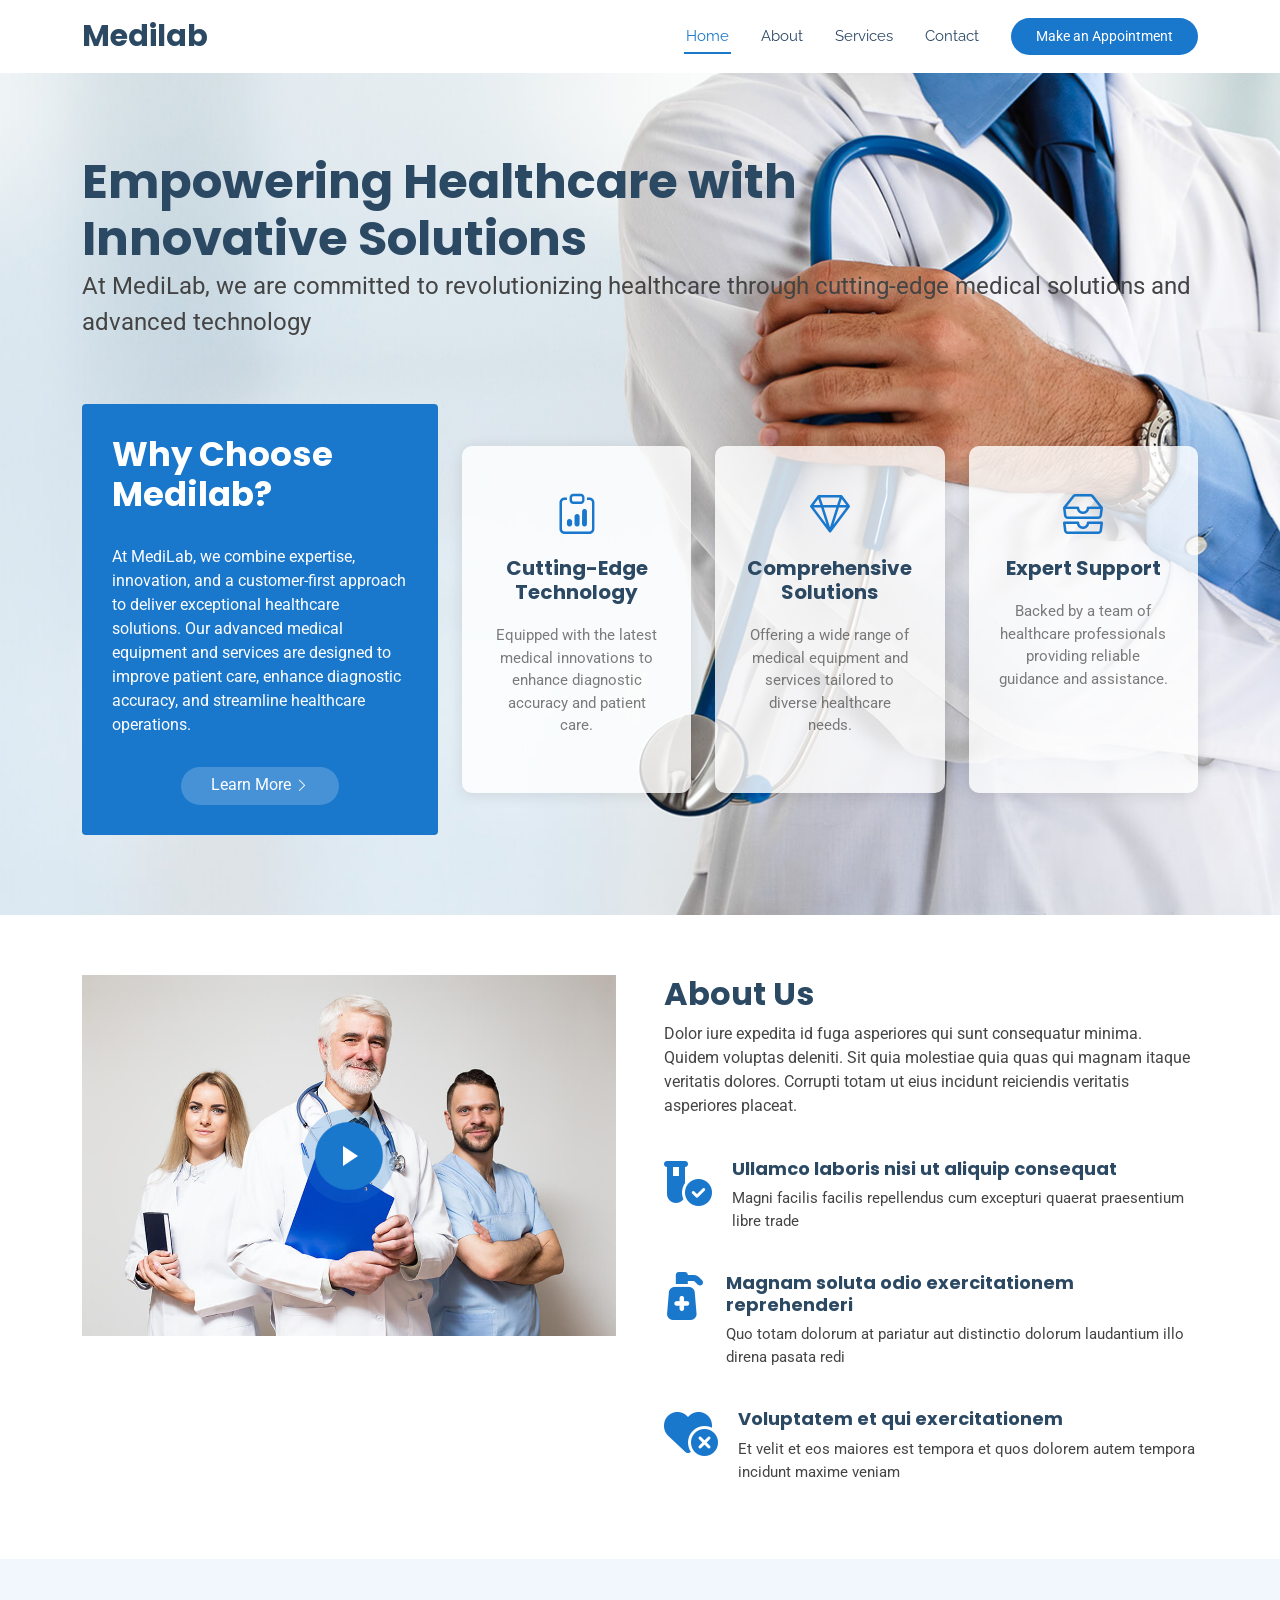
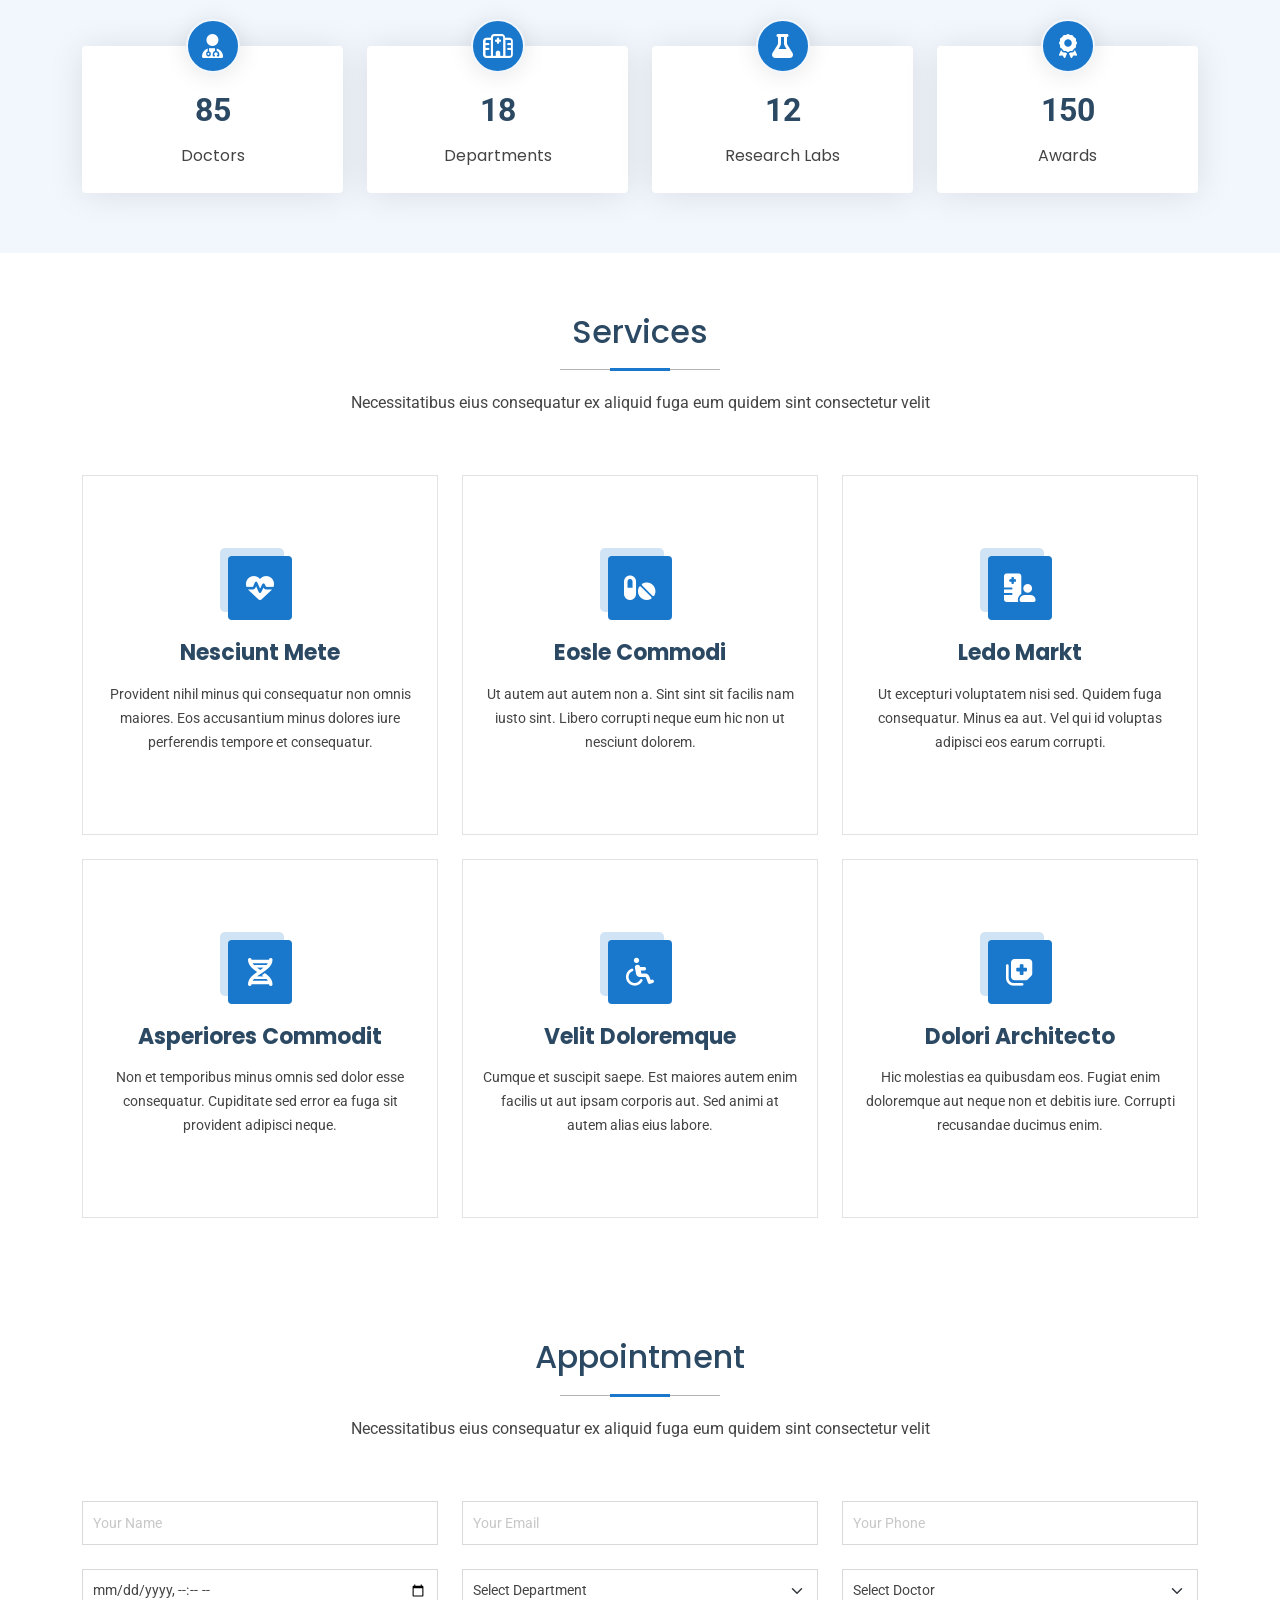
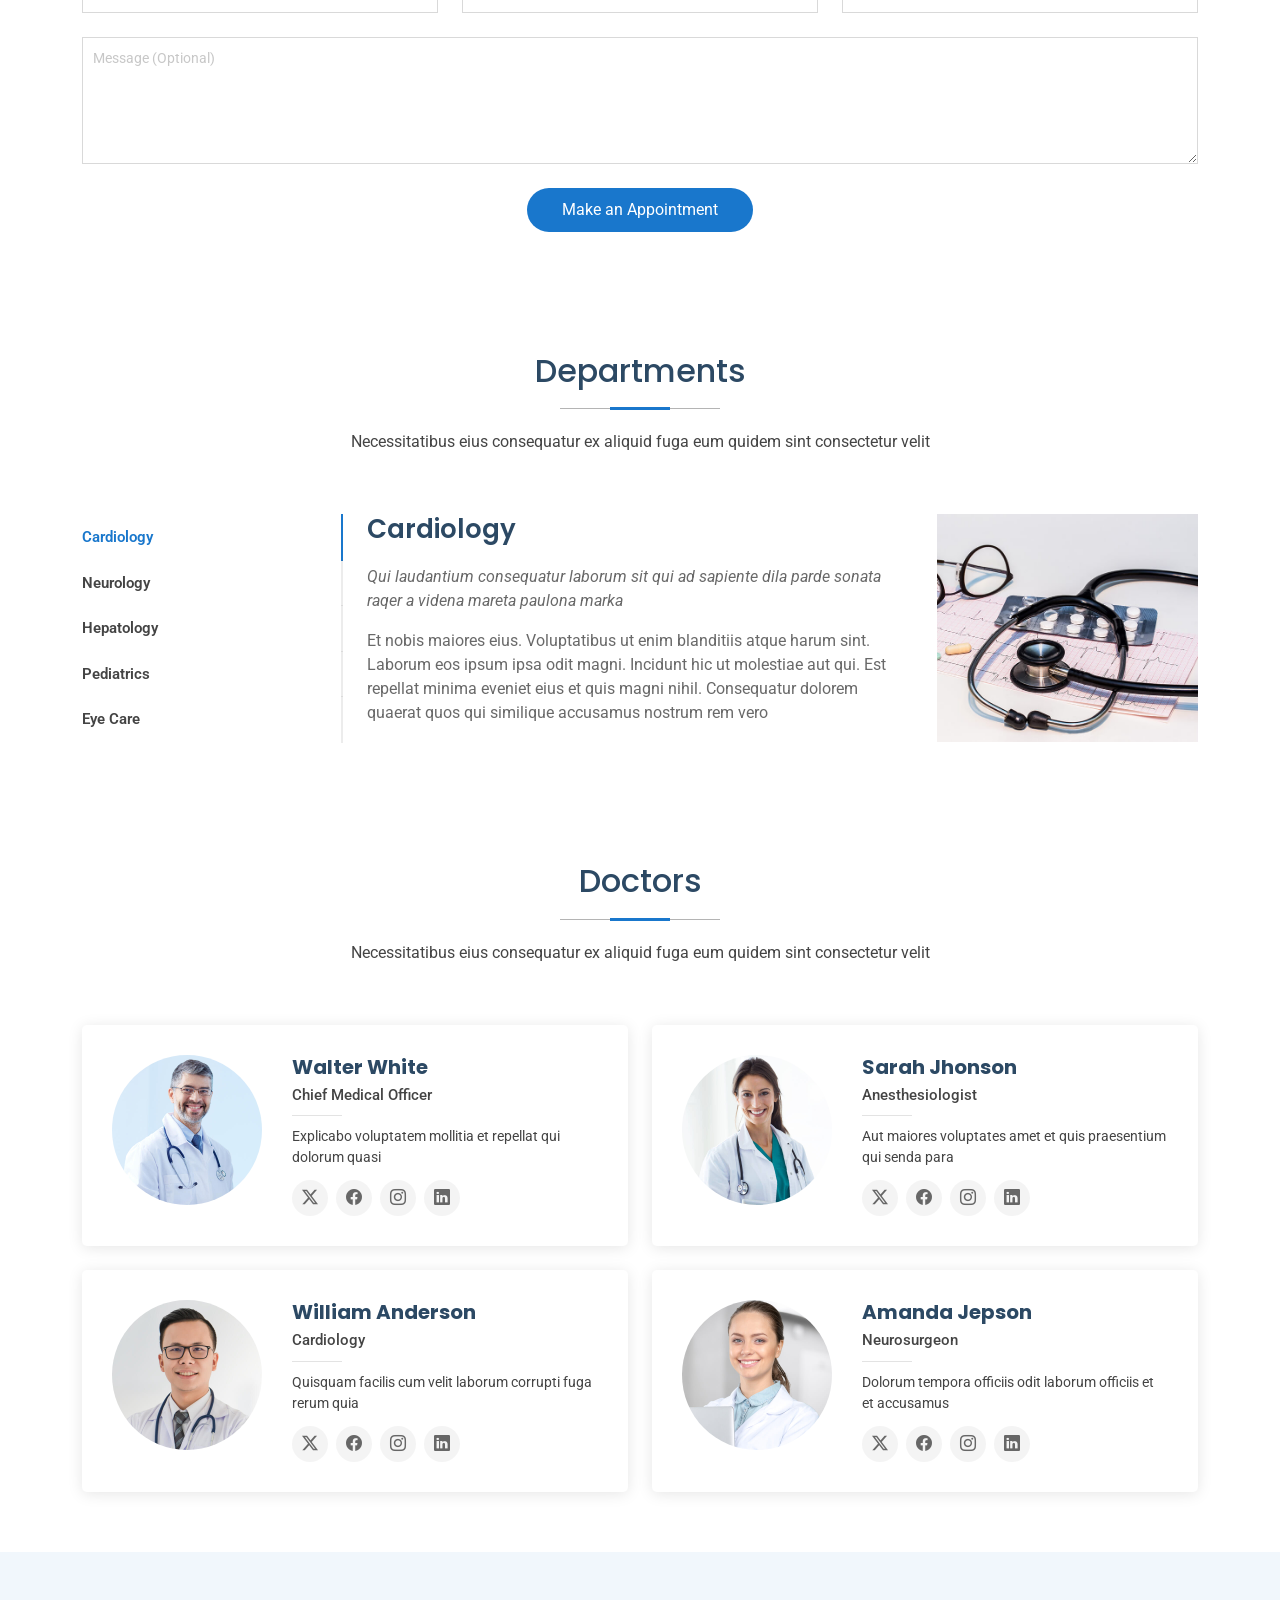
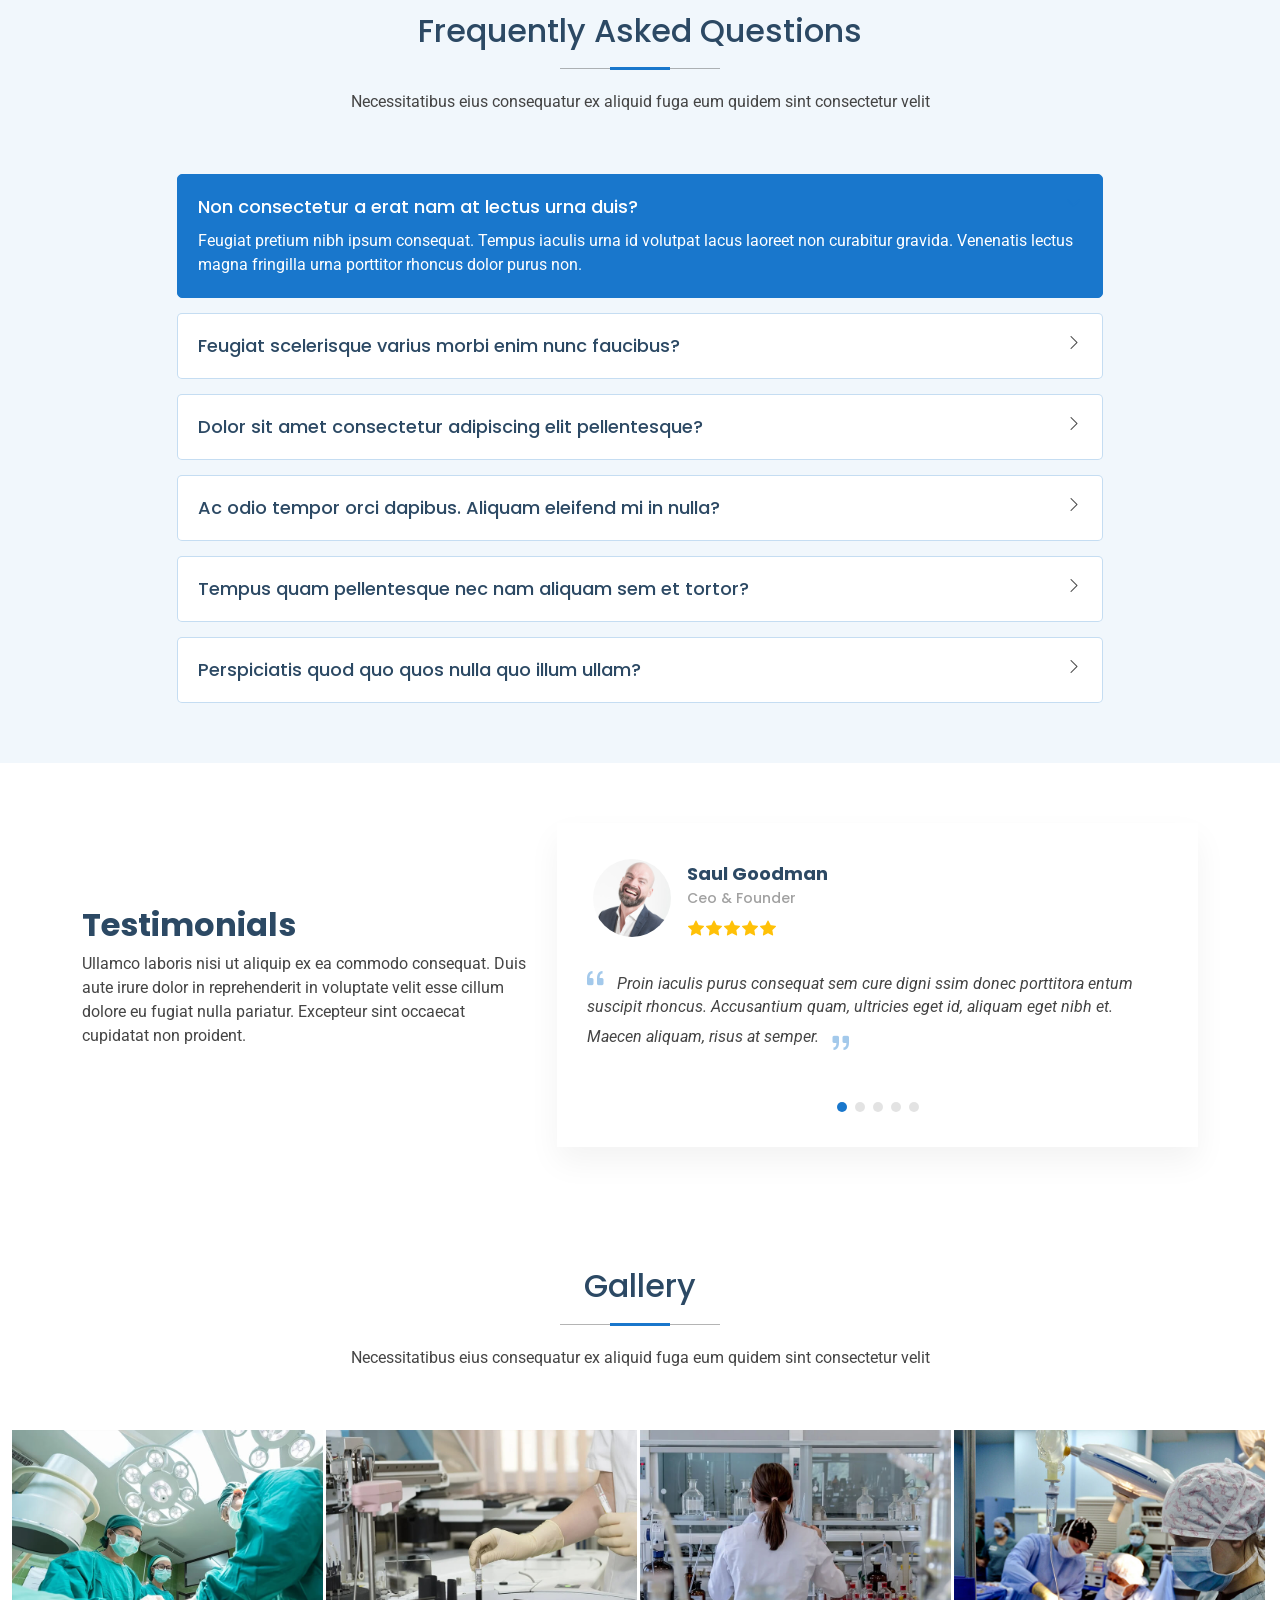
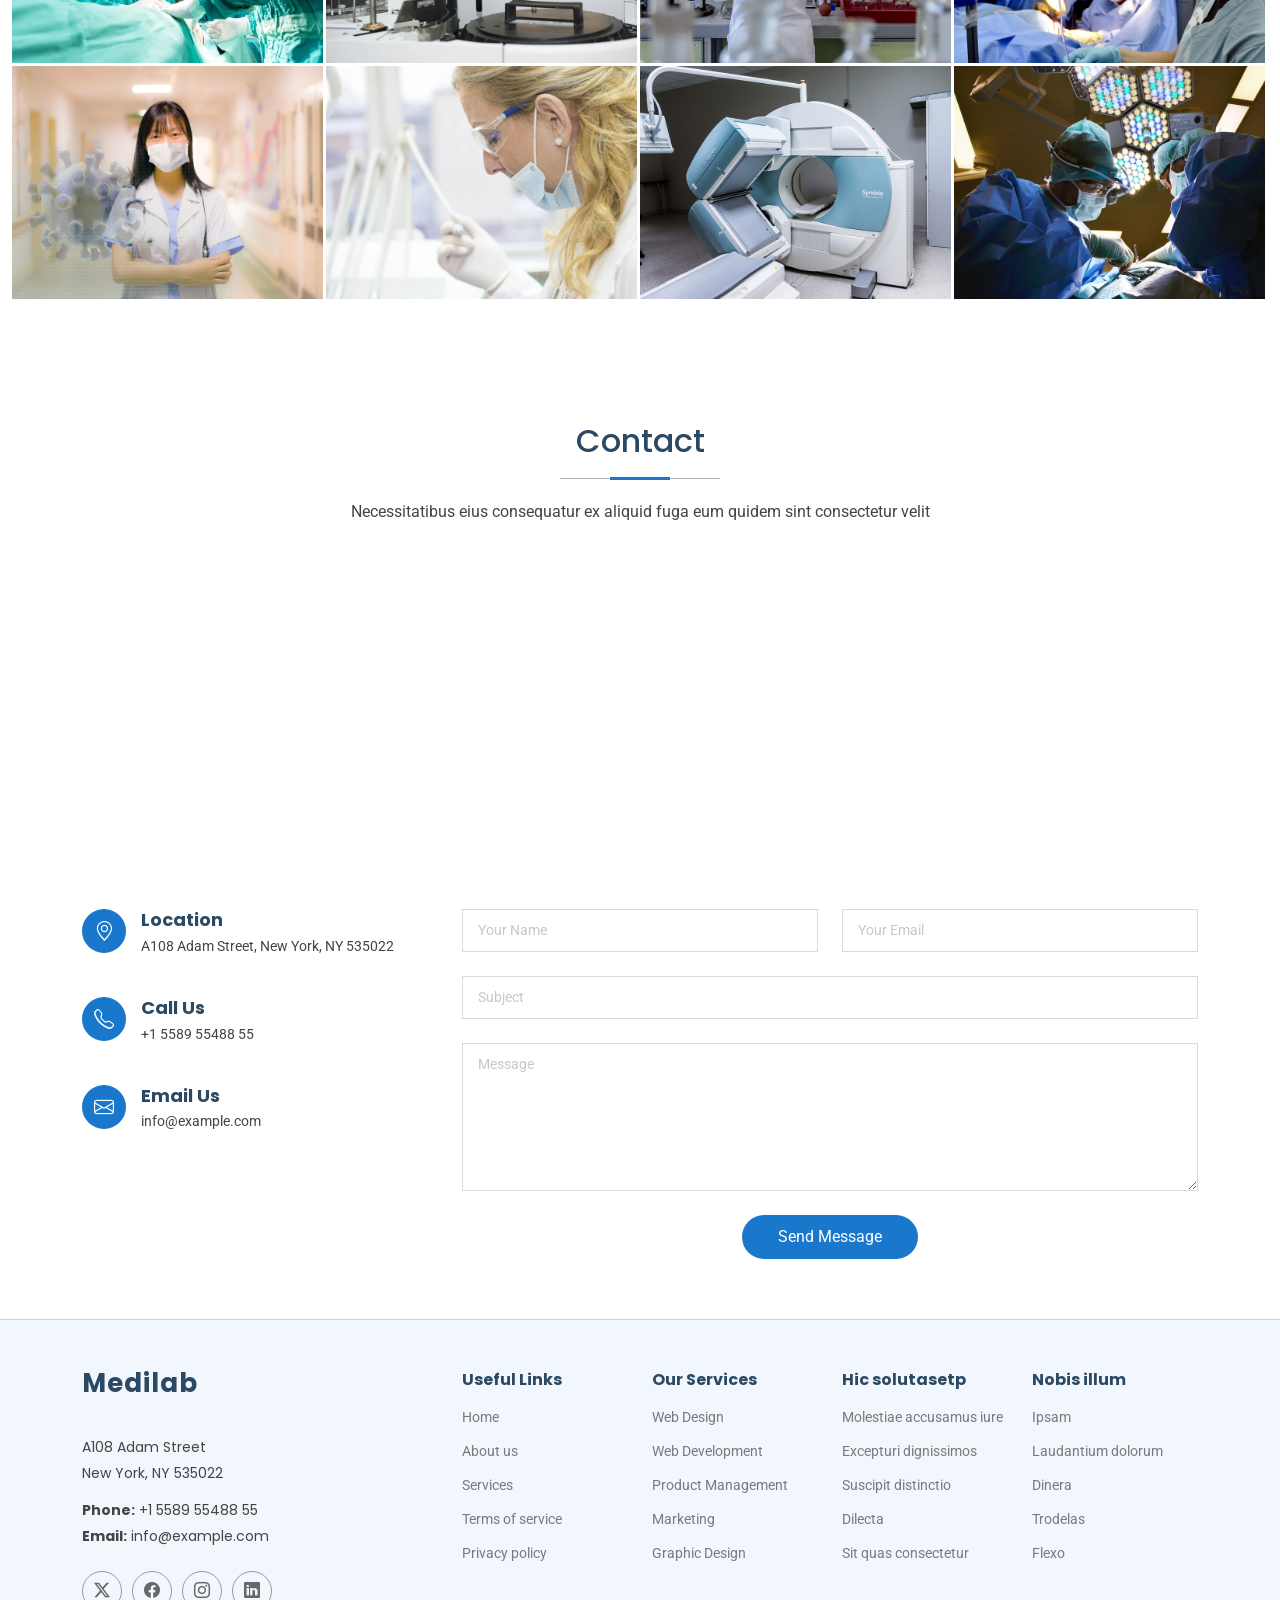
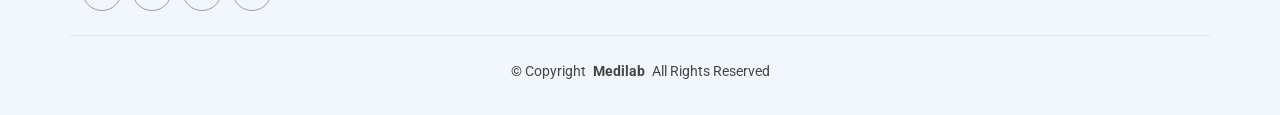
<file: index.html>
<!DOCTYPE html>
<html lang="en">

<head>
  <meta charset="utf-8">
  <meta content="width=device-width, initial-scale=1.0" name="viewport">
  <title>Medilab</title>
  <meta name="description" content="">
  <meta name="keywords" content="">

  <!-- Favicons -->
  <!-- <link href="assets/img/favicon.png" rel="icon">
  <link href="assets/img/apple-touch-icon.png" rel="apple-touch-icon"> -->

  <!-- Fonts -->
  <link href="https://fonts.googleapis.com" rel="preconnect">
  <link href="https://fonts.gstatic.com" rel="preconnect" crossorigin>
  <link href="https://fonts.googleapis.com/css2?family=Roboto:ital,wght@0,100;0,300;0,400;0,500;0,700;0,900;1,100;1,300;1,400;1,500;1,700;1,900&family=Poppins:ital,wght@0,100;0,200;0,300;0,400;0,500;0,600;0,700;0,800;0,900;1,100;1,200;1,300;1,400;1,500;1,600;1,700;1,800;1,900&family=Raleway:ital,wght@0,100;0,200;0,300;0,400;0,500;0,600;0,700;0,800;0,900;1,100;1,200;1,300;1,400;1,500;1,600;1,700;1,800;1,900&display=swap" rel="stylesheet">

  <!-- Vendor CSS Files -->
  <link href="assets/vendor/bootstrap/css/bootstrap.min.css" rel="stylesheet">
  <link href="assets/vendor/bootstrap-icons/bootstrap-icons.css" rel="stylesheet">
  <link href="assets/vendor/aos/aos.css" rel="stylesheet">
  <link href="assets/vendor/fontawesome-free/css/all.min.css" rel="stylesheet">
  <link href="assets/vendor/glightbox/css/glightbox.min.css" rel="stylesheet">
  <link href="assets/vendor/swiper/swiper-bundle.min.css" rel="stylesheet">

  <!-- Main CSS File -->
  <link href="assets/css/main.css" rel="stylesheet">

 
</head>

<body class="index-page">

  <header id="header" class="header sticky-top">

    <!-- <div class="topbar d-flex align-items-center">
      <div class="container d-flex justify-content-center justify-content-md-between">
        <div class="contact-info d-flex align-items-center">
          <i class="bi bi-envelope d-flex align-items-center"><a href="mailto:contact@example.com">contact@example.com</a></i>
          <i class="bi bi-phone d-flex align-items-center ms-4"><span>+1 5589 55488 55</span></i>
        </div>
        <div class="social-links d-none d-md-flex align-items-center">
          <a href="#" class="twitter"><i class="bi bi-twitter-x"></i></a>
          <a href="#" class="facebook"><i class="bi bi-facebook"></i></a>
          <a href="#" class="instagram"><i class="bi bi-instagram"></i></a>
          <a href="#" class="linkedin"><i class="bi bi-linkedin"></i></a>
        </div>
      </div>
    </div> -->
    <!-- End Top Bar -->

    <div class="branding d-flex align-items-center">

      <div class="container position-relative d-flex align-items-center justify-content-between">
        <a href="index.html" class="logo d-flex align-items-center me-auto">
          <!-- Uncomment the line below if you also wish to use an image logo -->
          <!-- <img src="assets/img/logo.png" alt=""> -->
          <h1 class="sitename">Medilab</h1>
        </a>

        <nav id="navmenu" class="navmenu">
          <ul>
            <li><a href="#hero" class="active">Home<br></a></li>
            <li><a href="#about">About</a></li>
            <li><a href="#services">Services</a></li>
            <!-- <li><a href="#departments">Departments</a></li> -->
            <!-- <li><a href="#doctors">Doctors</a></li> -->
            <!-- <li class="dropdown"><a href="#"><span>Dropdown</span> <i class="bi bi-chevron-down toggle-dropdown"></i></a>
              <ul>
                <li><a href="#">Dropdown 1</a></li>
                <li class="dropdown"><a href="#"><span>Deep Dropdown</span> <i class="bi bi-chevron-down toggle-dropdown"></i></a>
                  <ul>
                    <li><a href="#">Deep Dropdown 1</a></li>
                    <li><a href="#">Deep Dropdown 2</a></li>
                    <li><a href="#">Deep Dropdown 3</a></li>
                    <li><a href="#">Deep Dropdown 4</a></li>
                    <li><a href="#">Deep Dropdown 5</a></li>
                  </ul>
                </li>
                <li><a href="#">Dropdown 2</a></li>
                <li><a href="#">Dropdown 3</a></li>
                <li><a href="#">Dropdown 4</a></li>
              </ul>
            </li> -->
            <li><a href="#contact">Contact</a></li>
          </ul>
          <i class="mobile-nav-toggle d-xl-none bi bi-list"></i>
        </nav>

        <a class="cta-btn d-none d-sm-block" href="#appointment">Make an Appointment</a>

      </div>

    </div>

  </header>

  <main class="main">

    <!-- Hero Section -->
    <section id="hero" class="hero section light-background">

      <img src="assets/img/hero-bg.jpg" alt="" data-aos="fade-in">

      <div class="container position-relative">

        <div class="welcome position-relative" data-aos="fade-down" data-aos-delay="100">
          <h2>Empowering Healthcare with <br> Innovative Solutions</h2>
          <p> At MediLab, we are committed to revolutionizing healthcare through cutting-edge medical solutions and advanced technology</p>
        </div><!-- End Welcome -->

        <div class="content row gy-4">
          <div class="col-lg-4 d-flex align-items-stretch">
            <div class="why-box" data-aos="zoom-out" data-aos-delay="200">
              <h3>Why Choose Medilab?</h3>
              <p>
               
At MediLab, we combine expertise, innovation, and a customer-first approach to deliver exceptional healthcare solutions. Our advanced medical equipment and services are designed to improve patient care, enhance diagnostic accuracy, and streamline healthcare operations.
              </p>
              <div class="text-center">
                <a href="#about" class="more-btn"><span>Learn More</span> <i class="bi bi-chevron-right"></i></a>
              </div>
            </div>
          </div><!-- End Why Box -->

          <div class="col-lg-8 d-flex align-items-stretch">
            <div class="d-flex flex-column justify-content-center">
              <div class="row gy-4">

                <div class="col-xl-4 d-flex align-items-stretch">
                  <div class="icon-box" data-aos="zoom-out" data-aos-delay="300">
                    <i class="bi bi-clipboard-data"></i>
                    <h4>Cutting-Edge Technology</h4>
                    <p>Equipped with the latest medical innovations to enhance diagnostic accuracy and patient care.</p>
                  </div>
                </div><!-- End Icon Box -->

                <div class="col-xl-4 d-flex align-items-stretch">
                  <div class="icon-box" data-aos="zoom-out" data-aos-delay="400">
                    <i class="bi bi-gem"></i>
                    <h4>Comprehensive Solutions</h4>
                    <p>Offering a wide range of medical equipment and services tailored to diverse healthcare needs.</p>
                  </div>
                </div><!-- End Icon Box -->

                <div class="col-xl-4 d-flex align-items-stretch">
                  <div class="icon-box" data-aos="zoom-out" data-aos-delay="500">
                    <i class="bi bi-inboxes"></i>
                    <h4>Expert Support</h4>
                    <p>Backed by a team of healthcare professionals providing reliable guidance and assistance.</p>
                  </div>
                </div>
                <!-- End Icon Box -->
                 
              </div>
            </div>
          </div>
        </div><!-- End  Content-->

      </div>

    </section><!-- /Hero Section -->

    <!-- About Section -->
    <section id="about" class="about section">

      <div class="container">

        <div class="row gy-4 gx-5">

          <div class="col-lg-6 position-relative align-self-start" data-aos="fade-up" data-aos-delay="200">
            <img src="assets/img/about.jpg" class="img-fluid" alt="">
            <a href="#" class="glightbox pulsating-play-btn"></a>
          </div>

          <div class="col-lg-6 content" data-aos="fade-up" data-aos-delay="100">
            <h3>About Us</h3>
            <p>
              Dolor iure expedita id fuga asperiores qui sunt consequatur minima. Quidem voluptas deleniti. Sit quia molestiae quia quas qui magnam itaque veritatis dolores. Corrupti totam ut eius incidunt reiciendis veritatis asperiores placeat.
            </p>
            <ul>
              <li>
                <i class="fa-solid fa-vial-circle-check"></i>
                <div>
                  <h5>Ullamco laboris nisi ut aliquip consequat</h5>
                  <p>Magni facilis facilis repellendus cum excepturi quaerat praesentium libre trade</p>
                </div>
              </li>
              <li>
                <i class="fa-solid fa-pump-medical"></i>
                <div>
                  <h5>Magnam soluta odio exercitationem reprehenderi</h5>
                  <p>Quo totam dolorum at pariatur aut distinctio dolorum laudantium illo direna pasata redi</p>
                </div>
              </li>
              <li>
                <i class="fa-solid fa-heart-circle-xmark"></i>
                <div>
                  <h5>Voluptatem et qui exercitationem</h5>
                  <p>Et velit et eos maiores est tempora et quos dolorem autem tempora incidunt maxime veniam</p>
                </div>
              </li>
            </ul>
          </div>

        </div>

      </div>

    </section><!-- /About Section -->

    <!-- Stats Section -->
    <section id="stats" class="stats section light-background">

      <div class="container" data-aos="fade-up" data-aos-delay="100">

        <div class="row gy-4">

          <div class="col-lg-3 col-md-6 d-flex flex-column align-items-center">
            <i class="fa-solid fa-user-doctor"></i>
            <div class="stats-item">
              <span data-purecounter-start="0" data-purecounter-end="85" data-purecounter-duration="1" class="purecounter"></span>
              <p>Doctors</p>
            </div>
          </div><!-- End Stats Item -->

          <div class="col-lg-3 col-md-6 d-flex flex-column align-items-center">
            <i class="fa-regular fa-hospital"></i>
            <div class="stats-item">
              <span data-purecounter-start="0" data-purecounter-end="18" data-purecounter-duration="1" class="purecounter"></span>
              <p>Departments</p>
            </div>
          </div><!-- End Stats Item -->

          <div class="col-lg-3 col-md-6 d-flex flex-column align-items-center">
            <i class="fas fa-flask"></i>
            <div class="stats-item">
              <span data-purecounter-start="0" data-purecounter-end="12" data-purecounter-duration="1" class="purecounter"></span>
              <p>Research Labs</p>
            </div>
          </div><!-- End Stats Item -->

          <div class="col-lg-3 col-md-6 d-flex flex-column align-items-center">
            <i class="fas fa-award"></i>
            <div class="stats-item">
              <span data-purecounter-start="0" data-purecounter-end="150" data-purecounter-duration="1" class="purecounter"></span>
              <p>Awards</p>
            </div>
          </div><!-- End Stats Item -->

        </div>

      </div>

    </section><!-- /Stats Section -->

    <!-- Services Section -->
    <section id="services" class="services section">

      <!-- Section Title -->
      <div class="container section-title" data-aos="fade-up">
        <h2>Services</h2>
        <p>Necessitatibus eius consequatur ex aliquid fuga eum quidem sint consectetur velit</p>
      </div><!-- End Section Title -->

      <div class="container">

        <div class="row gy-4">

          <div class="col-lg-4 col-md-6" data-aos="fade-up" data-aos-delay="100">
            <div class="service-item  position-relative">
              <div class="icon">
                <i class="fas fa-heartbeat"></i>
              </div>
              <a href="#" class="stretched-link">
                <h3>Nesciunt Mete</h3>
              </a>
              <p>Provident nihil minus qui consequatur non omnis maiores. Eos accusantium minus dolores iure perferendis tempore et consequatur.</p>
            </div>
          </div><!-- End Service Item -->

          <div class="col-lg-4 col-md-6" data-aos="fade-up" data-aos-delay="200">
            <div class="service-item position-relative">
              <div class="icon">
                <i class="fas fa-pills"></i>
              </div>
              <a href="#" class="stretched-link">
                <h3>Eosle Commodi</h3>
              </a>
              <p>Ut autem aut autem non a. Sint sint sit facilis nam iusto sint. Libero corrupti neque eum hic non ut nesciunt dolorem.</p>
            </div>
          </div><!-- End Service Item -->

          <div class="col-lg-4 col-md-6" data-aos="fade-up" data-aos-delay="300">
            <div class="service-item position-relative">
              <div class="icon">
                <i class="fas fa-hospital-user"></i>
              </div>
              <a href="#" class="stretched-link">
                <h3>Ledo Markt</h3>
              </a>
              <p>Ut excepturi voluptatem nisi sed. Quidem fuga consequatur. Minus ea aut. Vel qui id voluptas adipisci eos earum corrupti.</p>
            </div>
          </div><!-- End Service Item -->

          <div class="col-lg-4 col-md-6" data-aos="fade-up" data-aos-delay="400">
            <div class="service-item position-relative">
              <div class="icon">
                <i class="fas fa-dna"></i>
              </div>
              <a href="#" class="stretched-link">
                <h3>Asperiores Commodit</h3>
              </a>
              <p>Non et temporibus minus omnis sed dolor esse consequatur. Cupiditate sed error ea fuga sit provident adipisci neque.</p>
              <a href="#" class="stretched-link"></a>
            </div>
          </div><!-- End Service Item -->

          <div class="col-lg-4 col-md-6" data-aos="fade-up" data-aos-delay="500">
            <div class="service-item position-relative">
              <div class="icon">
                <i class="fas fa-wheelchair"></i>
              </div>
              <a href="#" class="stretched-link">
                <h3>Velit Doloremque</h3>
              </a>
              <p>Cumque et suscipit saepe. Est maiores autem enim facilis ut aut ipsam corporis aut. Sed animi at autem alias eius labore.</p>
              <a href="#" class="stretched-link"></a>
            </div>
          </div><!-- End Service Item -->

          <div class="col-lg-4 col-md-6" data-aos="fade-up" data-aos-delay="600">
            <div class="service-item position-relative">
              <div class="icon">
                <i class="fas fa-notes-medical"></i>
              </div>
              <a href="#" class="stretched-link">
                <h3>Dolori Architecto</h3>
              </a>
              <p>Hic molestias ea quibusdam eos. Fugiat enim doloremque aut neque non et debitis iure. Corrupti recusandae ducimus enim.</p>
              <a href="#" class="stretched-link"></a>
            </div>
          </div><!-- End Service Item -->

        </div>

      </div>

    </section><!-- /Services Section -->

    <!-- Appointment Section -->
    <section id="appointment" class="appointment section">

      <!-- Section Title -->
      <div class="container section-title" data-aos="fade-up">
        <h2>Appointment</h2>
        <p>Necessitatibus eius consequatur ex aliquid fuga eum quidem sint consectetur velit</p>
      </div><!-- End Section Title -->

      <div class="container" data-aos="fade-up" data-aos-delay="100">

        <form action="forms/appointment.php" method="post" role="form" class="php-email-form">
          <div class="row">
            <div class="col-md-4 form-group">
              <input type="text" name="name" class="form-control" id="name" placeholder="Your Name" required="">
            </div>
            <div class="col-md-4 form-group mt-3 mt-md-0">
              <input type="email" class="form-control" name="email" id="email" placeholder="Your Email" required="">
            </div>
            <div class="col-md-4 form-group mt-3 mt-md-0">
              <input type="tel" class="form-control" name="phone" id="phone" placeholder="Your Phone" required="">
            </div>
          </div>
          <div class="row">
            <div class="col-md-4 form-group mt-3">
              <input type="datetime-local" name="date" class="form-control datepicker" id="date" placeholder="Appointment Date" required="">
            </div>
            <div class="col-md-4 form-group mt-3">
              <select name="department" id="department" class="form-select" required="">
                <option value="">Select Department</option>
                <option value="Department 1">Department 1</option>
                <option value="Department 2">Department 2</option>
                <option value="Department 3">Department 3</option>
              </select>
            </div>
            <div class="col-md-4 form-group mt-3">
              <select name="doctor" id="doctor" class="form-select" required="">
                <option value="">Select Doctor</option>
                <option value="Doctor 1">Doctor 1</option>
                <option value="Doctor 2">Doctor 2</option>
                <option value="Doctor 3">Doctor 3</option>
              </select>
            </div>
          </div>

          <div class="form-group mt-3">
            <textarea class="form-control" name="message" rows="5" placeholder="Message (Optional)"></textarea>
          </div>
          <div class="mt-3">
            <div class="loading">Loading</div>
            <div class="error-message"></div>
            <div class="sent-message">Your appointment request has been sent successfully. Thank you!</div>
            <div class="text-center"><button type="submit">Make an Appointment</button></div>
          </div>
        </form>

      </div>

    </section><!-- /Appointment Section -->

    <!-- Departments Section -->
    <section id="departments" class="departments section">

      <!-- Section Title -->
      <div class="container section-title" data-aos="fade-up">
        <h2>Departments</h2>
        <p>Necessitatibus eius consequatur ex aliquid fuga eum quidem sint consectetur velit</p>
      </div><!-- End Section Title -->

      <div class="container" data-aos="fade-up" data-aos-delay="100">

        <div class="row">
          <div class="col-lg-3">
            <ul class="nav nav-tabs flex-column">
              <li class="nav-item">
                <a class="nav-link active show" data-bs-toggle="tab" href="#departments-tab-1">Cardiology</a>
              </li>
              <li class="nav-item">
                <a class="nav-link" data-bs-toggle="tab" href="#departments-tab-2">Neurology</a>
              </li>
              <li class="nav-item">
                <a class="nav-link" data-bs-toggle="tab" href="#departments-tab-3">Hepatology</a>
              </li>
              <li class="nav-item">
                <a class="nav-link" data-bs-toggle="tab" href="#departments-tab-4">Pediatrics</a>
              </li>
              <li class="nav-item">
                <a class="nav-link" data-bs-toggle="tab" href="#departments-tab-5">Eye Care</a>
              </li>
            </ul>
          </div>
          <div class="col-lg-9 mt-4 mt-lg-0">
            <div class="tab-content">
              <div class="tab-pane active show" id="departments-tab-1">
                <div class="row">
                  <div class="col-lg-8 details order-2 order-lg-1">
                    <h3>Cardiology</h3>
                    <p class="fst-italic">Qui laudantium consequatur laborum sit qui ad sapiente dila parde sonata raqer a videna mareta paulona marka</p>
                    <p>Et nobis maiores eius. Voluptatibus ut enim blanditiis atque harum sint. Laborum eos ipsum ipsa odit magni. Incidunt hic ut molestiae aut qui. Est repellat minima eveniet eius et quis magni nihil. Consequatur dolorem quaerat quos qui similique accusamus nostrum rem vero</p>
                  </div>
                  <div class="col-lg-4 text-center order-1 order-lg-2">
                    <img src="assets/img/departments-1.jpg" alt="" class="img-fluid">
                  </div>
                </div>
              </div>
              <div class="tab-pane" id="departments-tab-2">
                <div class="row">
                  <div class="col-lg-8 details order-2 order-lg-1">
                    <h3>Et blanditiis nemo veritatis excepturi</h3>
                    <p class="fst-italic">Qui laudantium consequatur laborum sit qui ad sapiente dila parde sonata raqer a videna mareta paulona marka</p>
                    <p>Ea ipsum voluptatem consequatur quis est. Illum error ullam omnis quia et reiciendis sunt sunt est. Non aliquid repellendus itaque accusamus eius et velit ipsa voluptates. Optio nesciunt eaque beatae accusamus lerode pakto madirna desera vafle de nideran pal</p>
                  </div>
                  <div class="col-lg-4 text-center order-1 order-lg-2">
                    <img src="assets/img/departments-2.jpg" alt="" class="img-fluid">
                  </div>
                </div>
              </div>
              <div class="tab-pane" id="departments-tab-3">
                <div class="row">
                  <div class="col-lg-8 details order-2 order-lg-1">
                    <h3>Impedit facilis occaecati odio neque aperiam sit</h3>
                    <p class="fst-italic">Eos voluptatibus quo. Odio similique illum id quidem non enim fuga. Qui natus non sunt dicta dolor et. In asperiores velit quaerat perferendis aut</p>
                    <p>Iure officiis odit rerum. Harum sequi eum illum corrupti culpa veritatis quisquam. Neque necessitatibus illo rerum eum ut. Commodi ipsam minima molestiae sed laboriosam a iste odio. Earum odit nesciunt fugiat sit ullam. Soluta et harum voluptatem optio quae</p>
                  </div>
                  <div class="col-lg-4 text-center order-1 order-lg-2">
                    <img src="assets/img/departments-3.jpg" alt="" class="img-fluid">
                  </div>
                </div>
              </div>
              <div class="tab-pane" id="departments-tab-4">
                <div class="row">
                  <div class="col-lg-8 details order-2 order-lg-1">
                    <h3>Fuga dolores inventore laboriosam ut est accusamus laboriosam dolore</h3>
                    <p class="fst-italic">Totam aperiam accusamus. Repellat consequuntur iure voluptas iure porro quis delectus</p>
                    <p>Eaque consequuntur consequuntur libero expedita in voluptas. Nostrum ipsam necessitatibus aliquam fugiat debitis quis velit. Eum ex maxime error in consequatur corporis atque. Eligendi asperiores sed qui veritatis aperiam quia a laborum inventore</p>
                  </div>
                  <div class="col-lg-4 text-center order-1 order-lg-2">
                    <img src="assets/img/departments-4.jpg" alt="" class="img-fluid">
                  </div>
                </div>
              </div>
              <div class="tab-pane" id="departments-tab-5">
                <div class="row">
                  <div class="col-lg-8 details order-2 order-lg-1">
                    <h3>Est eveniet ipsam sindera pad rone matrelat sando reda</h3>
                    <p class="fst-italic">Omnis blanditiis saepe eos autem qui sunt debitis porro quia.</p>
                    <p>Exercitationem nostrum omnis. Ut reiciendis repudiandae minus. Omnis recusandae ut non quam ut quod eius qui. Ipsum quia odit vero atque qui quibusdam amet. Occaecati sed est sint aut vitae molestiae voluptate vel</p>
                  </div>
                  <div class="col-lg-4 text-center order-1 order-lg-2">
                    <img src="assets/img/departments-5.jpg" alt="" class="img-fluid">
                  </div>
                </div>
              </div>
            </div>
          </div>
        </div>

      </div>

    </section><!-- /Departments Section -->

    <!-- Doctors Section -->
    <section id="doctors" class="doctors section">

      <!-- Section Title -->
      <div class="container section-title" data-aos="fade-up">
        <h2>Doctors</h2>
        <p>Necessitatibus eius consequatur ex aliquid fuga eum quidem sint consectetur velit</p>
      </div><!-- End Section Title -->

      <div class="container">

        <div class="row gy-4">

          <div class="col-lg-6" data-aos="fade-up" data-aos-delay="100">
            <div class="team-member d-flex align-items-start">
              <div class="pic"><img src="assets/img/doctors/doctors-1.jpg" class="img-fluid" alt=""></div>
              <div class="member-info">
                <h4>Walter White</h4>
                <span>Chief Medical Officer</span>
                <p>Explicabo voluptatem mollitia et repellat qui dolorum quasi</p>
                <div class="social">
                  <a href=""><i class="bi bi-twitter-x"></i></a>
                  <a href=""><i class="bi bi-facebook"></i></a>
                  <a href=""><i class="bi bi-instagram"></i></a>
                  <a href=""> <i class="bi bi-linkedin"></i> </a>
                </div>
              </div>
            </div>
          </div><!-- End Team Member -->

          <div class="col-lg-6" data-aos="fade-up" data-aos-delay="200">
            <div class="team-member d-flex align-items-start">
              <div class="pic"><img src="assets/img/doctors/doctors-2.jpg" class="img-fluid" alt=""></div>
              <div class="member-info">
                <h4>Sarah Jhonson</h4>
                <span>Anesthesiologist</span>
                <p>Aut maiores voluptates amet et quis praesentium qui senda para</p>
                <div class="social">
                  <a href=""><i class="bi bi-twitter-x"></i></a>
                  <a href=""><i class="bi bi-facebook"></i></a>
                  <a href=""><i class="bi bi-instagram"></i></a>
                  <a href=""> <i class="bi bi-linkedin"></i> </a>
                </div>
              </div>
            </div>
          </div><!-- End Team Member -->

          <div class="col-lg-6" data-aos="fade-up" data-aos-delay="300">
            <div class="team-member d-flex align-items-start">
              <div class="pic"><img src="assets/img/doctors/doctors-3.jpg" class="img-fluid" alt=""></div>
              <div class="member-info">
                <h4>William Anderson</h4>
                <span>Cardiology</span>
                <p>Quisquam facilis cum velit laborum corrupti fuga rerum quia</p>
                <div class="social">
                  <a href=""><i class="bi bi-twitter-x"></i></a>
                  <a href=""><i class="bi bi-facebook"></i></a>
                  <a href=""><i class="bi bi-instagram"></i></a>
                  <a href=""> <i class="bi bi-linkedin"></i> </a>
                </div>
              </div>
            </div>
          </div><!-- End Team Member -->

          <div class="col-lg-6" data-aos="fade-up" data-aos-delay="400">
            <div class="team-member d-flex align-items-start">
              <div class="pic"><img src="assets/img/doctors/doctors-4.jpg" class="img-fluid" alt=""></div>
              <div class="member-info">
                <h4>Amanda Jepson</h4>
                <span>Neurosurgeon</span>
                <p>Dolorum tempora officiis odit laborum officiis et et accusamus</p>
                <div class="social">
                  <a href=""><i class="bi bi-twitter-x"></i></a>
                  <a href=""><i class="bi bi-facebook"></i></a>
                  <a href=""><i class="bi bi-instagram"></i></a>
                  <a href=""> <i class="bi bi-linkedin"></i> </a>
                </div>
              </div>
            </div>
          </div><!-- End Team Member -->

        </div>

      </div>

    </section><!-- /Doctors Section -->

    <!-- Faq Section -->
    <section id="faq" class="faq section light-background">

      <!-- Section Title -->
      <div class="container section-title" data-aos="fade-up">
        <h2>Frequently Asked Questions</h2>
        <p>Necessitatibus eius consequatur ex aliquid fuga eum quidem sint consectetur velit</p>
      </div><!-- End Section Title -->

      <div class="container">

        <div class="row justify-content-center">

          <div class="col-lg-10" data-aos="fade-up" data-aos-delay="100">

            <div class="faq-container">

              <div class="faq-item faq-active">
                <h3>Non consectetur a erat nam at lectus urna duis?</h3>
                <div class="faq-content">
                  <p>Feugiat pretium nibh ipsum consequat. Tempus iaculis urna id volutpat lacus laoreet non curabitur gravida. Venenatis lectus magna fringilla urna porttitor rhoncus dolor purus non.</p>
                </div>
                <i class="faq-toggle bi bi-chevron-right"></i>
              </div><!-- End Faq item-->

              <div class="faq-item">
                <h3>Feugiat scelerisque varius morbi enim nunc faucibus?</h3>
                <div class="faq-content">
                  <p>Dolor sit amet consectetur adipiscing elit pellentesque habitant morbi. Id interdum velit laoreet id donec ultrices. Fringilla phasellus faucibus scelerisque eleifend donec pretium. Est pellentesque elit ullamcorper dignissim. Mauris ultrices eros in cursus turpis massa tincidunt dui.</p>
                </div>
                <i class="faq-toggle bi bi-chevron-right"></i>
              </div><!-- End Faq item-->

              <div class="faq-item">
                <h3>Dolor sit amet consectetur adipiscing elit pellentesque?</h3>
                <div class="faq-content">
                  <p>Eleifend mi in nulla posuere sollicitudin aliquam ultrices sagittis orci. Faucibus pulvinar elementum integer enim. Sem nulla pharetra diam sit amet nisl suscipit. Rutrum tellus pellentesque eu tincidunt. Lectus urna duis convallis convallis tellus. Urna molestie at elementum eu facilisis sed odio morbi quis</p>
                </div>
                <i class="faq-toggle bi bi-chevron-right"></i>
              </div><!-- End Faq item-->

              <div class="faq-item">
                <h3>Ac odio tempor orci dapibus. Aliquam eleifend mi in nulla?</h3>
                <div class="faq-content">
                  <p>Dolor sit amet consectetur adipiscing elit pellentesque habitant morbi. Id interdum velit laoreet id donec ultrices. Fringilla phasellus faucibus scelerisque eleifend donec pretium. Est pellentesque elit ullamcorper dignissim. Mauris ultrices eros in cursus turpis massa tincidunt dui.</p>
                </div>
                <i class="faq-toggle bi bi-chevron-right"></i>
              </div><!-- End Faq item-->

              <div class="faq-item">
                <h3>Tempus quam pellentesque nec nam aliquam sem et tortor?</h3>
                <div class="faq-content">
                  <p>Molestie a iaculis at erat pellentesque adipiscing commodo. Dignissim suspendisse in est ante in. Nunc vel risus commodo viverra maecenas accumsan. Sit amet nisl suscipit adipiscing bibendum est. Purus gravida quis blandit turpis cursus in</p>
                </div>
                <i class="faq-toggle bi bi-chevron-right"></i>
              </div><!-- End Faq item-->

              <div class="faq-item">
                <h3>Perspiciatis quod quo quos nulla quo illum ullam?</h3>
                <div class="faq-content">
                  <p>Enim ea facilis quaerat voluptas quidem et dolorem. Quis et consequatur non sed in suscipit sequi. Distinctio ipsam dolore et.</p>
                </div>
                <i class="faq-toggle bi bi-chevron-right"></i>
              </div><!-- End Faq item-->

            </div>

          </div><!-- End Faq Column-->

        </div>

      </div>

    </section><!-- /Faq Section -->

    <!-- Testimonials Section -->
    <section id="testimonials" class="testimonials section">

      <div class="container">

        <div class="row align-items-center">

          <div class="col-lg-5 info" data-aos="fade-up" data-aos-delay="100">
            <h3>Testimonials</h3>
            <p>
              Ullamco laboris nisi ut aliquip ex ea commodo consequat. Duis aute irure dolor in reprehenderit in voluptate
              velit esse cillum dolore eu fugiat nulla pariatur. Excepteur sint occaecat cupidatat non proident.
            </p>
          </div>

          <div class="col-lg-7" data-aos="fade-up" data-aos-delay="200">

            <div class="swiper init-swiper">
              <script type="application/json" class="swiper-config">
                {
                  "loop": true,
                  "speed": 600,
                  "autoplay": {
                    "delay": 5000
                  },
                  "slidesPerView": "auto",
                  "pagination": {
                    "el": ".swiper-pagination",
                    "type": "bullets",
                    "clickable": true
                  }
                }
              </script>
              <div class="swiper-wrapper">

                <div class="swiper-slide">
                  <div class="testimonial-item">
                    <div class="d-flex">
                      <img src="assets/img/testimonials/testimonials-1.jpg" class="testimonial-img flex-shrink-0" alt="">
                      <div>
                        <h3>Saul Goodman</h3>
                        <h4>Ceo &amp; Founder</h4>
                        <div class="stars">
                          <i class="bi bi-star-fill"></i><i class="bi bi-star-fill"></i><i class="bi bi-star-fill"></i><i class="bi bi-star-fill"></i><i class="bi bi-star-fill"></i>
                        </div>
                      </div>
                    </div>
                    <p>
                      <i class="bi bi-quote quote-icon-left"></i>
                      <span>Proin iaculis purus consequat sem cure digni ssim donec porttitora entum suscipit rhoncus. Accusantium quam, ultricies eget id, aliquam eget nibh et. Maecen aliquam, risus at semper.</span>
                      <i class="bi bi-quote quote-icon-right"></i>
                    </p>
                  </div>
                </div><!-- End testimonial item -->

                <div class="swiper-slide">
                  <div class="testimonial-item">
                    <div class="d-flex">
                      <img src="assets/img/testimonials/testimonials-2.jpg" class="testimonial-img flex-shrink-0" alt="">
                      <div>
                        <h3>Sara Wilsson</h3>
                        <h4>Designer</h4>
                        <div class="stars">
                          <i class="bi bi-star-fill"></i><i class="bi bi-star-fill"></i><i class="bi bi-star-fill"></i><i class="bi bi-star-fill"></i><i class="bi bi-star-fill"></i>
                        </div>
                      </div>
                    </div>
                    <p>
                      <i class="bi bi-quote quote-icon-left"></i>
                      <span>Export tempor illum tamen malis malis eram quae irure esse labore quem cillum quid cillum eram malis quorum velit fore eram velit sunt aliqua noster fugiat irure amet legam anim culpa.</span>
                      <i class="bi bi-quote quote-icon-right"></i>
                    </p>
                  </div>
                </div><!-- End testimonial item -->

                <div class="swiper-slide">
                  <div class="testimonial-item">
                    <div class="d-flex">
                      <img src="assets/img/testimonials/testimonials-3.jpg" class="testimonial-img flex-shrink-0" alt="">
                      <div>
                        <h3>Jena Karlis</h3>
                        <h4>Store Owner</h4>
                        <div class="stars">
                          <i class="bi bi-star-fill"></i><i class="bi bi-star-fill"></i><i class="bi bi-star-fill"></i><i class="bi bi-star-fill"></i><i class="bi bi-star-fill"></i>
                        </div>
                      </div>
                    </div>
                    <p>
                      <i class="bi bi-quote quote-icon-left"></i>
                      <span>Enim nisi quem export duis labore cillum quae magna enim sint quorum nulla quem veniam duis minim tempor labore quem eram duis noster aute amet eram fore quis sint minim.</span>
                      <i class="bi bi-quote quote-icon-right"></i>
                    </p>
                  </div>
                </div><!-- End testimonial item -->

                <div class="swiper-slide">
                  <div class="testimonial-item">
                    <div class="d-flex">
                      <img src="assets/img/testimonials/testimonials-4.jpg" class="testimonial-img flex-shrink-0" alt="">
                      <div>
                        <h3>Matt Brandon</h3>
                        <h4>Freelancer</h4>
                        <div class="stars">
                          <i class="bi bi-star-fill"></i><i class="bi bi-star-fill"></i><i class="bi bi-star-fill"></i><i class="bi bi-star-fill"></i><i class="bi bi-star-fill"></i>
                        </div>
                      </div>
                    </div>
                    <p>
                      <i class="bi bi-quote quote-icon-left"></i>
                      <span>Fugiat enim eram quae cillum dolore dolor amet nulla culpa multos export minim fugiat minim velit minim dolor enim duis veniam ipsum anim magna sunt elit fore quem dolore labore illum veniam.</span>
                      <i class="bi bi-quote quote-icon-right"></i>
                    </p>
                  </div>
                </div><!-- End testimonial item -->

                <div class="swiper-slide">
                  <div class="testimonial-item">
                    <div class="d-flex">
                      <img src="assets/img/testimonials/testimonials-5.jpg" class="testimonial-img flex-shrink-0" alt="">
                      <div>
                        <h3>John Larson</h3>
                        <h4>Entrepreneur</h4>
                        <div class="stars">
                          <i class="bi bi-star-fill"></i><i class="bi bi-star-fill"></i><i class="bi bi-star-fill"></i><i class="bi bi-star-fill"></i><i class="bi bi-star-fill"></i>
                        </div>
                      </div>
                    </div>
                    <p>
                      <i class="bi bi-quote quote-icon-left"></i>
                      <span>Quis quorum aliqua sint quem legam fore sunt eram irure aliqua veniam tempor noster veniam enim culpa labore duis sunt culpa nulla illum cillum fugiat legam esse veniam culpa fore nisi cillum quid.</span>
                      <i class="bi bi-quote quote-icon-right"></i>
                    </p>
                  </div>
                </div><!-- End testimonial item -->

              </div>
              <div class="swiper-pagination"></div>
            </div>

          </div>

        </div>

      </div>

    </section><!-- /Testimonials Section -->

    <!-- Gallery Section -->
    <section id="gallery" class="gallery section">

      <!-- Section Title -->
      <div class="container section-title" data-aos="fade-up">
        <h2>Gallery</h2>
        <p>Necessitatibus eius consequatur ex aliquid fuga eum quidem sint consectetur velit</p>
      </div><!-- End Section Title -->

      <div class="container-fluid" data-aos="fade-up" data-aos-delay="100">

        <div class="row g-0">

          <div class="col-lg-3 col-md-4">
            <div class="gallery-item">
              <a href="assets/img/gallery/gallery-1.jpg" class="glightbox" data-gallery="images-gallery">
                <img src="assets/img/gallery/gallery-1.jpg" alt="" class="img-fluid">
              </a>
            </div>
          </div><!-- End Gallery Item -->

          <div class="col-lg-3 col-md-4">
            <div class="gallery-item">
              <a href="assets/img/gallery/gallery-2.jpg" class="glightbox" data-gallery="images-gallery">
                <img src="assets/img/gallery/gallery-2.jpg" alt="" class="img-fluid">
              </a>
            </div>
          </div><!-- End Gallery Item -->

          <div class="col-lg-3 col-md-4">
            <div class="gallery-item">
              <a href="assets/img/gallery/gallery-3.jpg" class="glightbox" data-gallery="images-gallery">
                <img src="assets/img/gallery/gallery-3.jpg" alt="" class="img-fluid">
              </a>
            </div>
          </div><!-- End Gallery Item -->

          <div class="col-lg-3 col-md-4">
            <div class="gallery-item">
              <a href="assets/img/gallery/gallery-4.jpg" class="glightbox" data-gallery="images-gallery">
                <img src="assets/img/gallery/gallery-4.jpg" alt="" class="img-fluid">
              </a>
            </div>
          </div><!-- End Gallery Item -->

          <div class="col-lg-3 col-md-4">
            <div class="gallery-item">
              <a href="assets/img/gallery/gallery-5.jpg" class="glightbox" data-gallery="images-gallery">
                <img src="assets/img/gallery/gallery-5.jpg" alt="" class="img-fluid">
              </a>
            </div>
          </div><!-- End Gallery Item -->

          <div class="col-lg-3 col-md-4">
            <div class="gallery-item">
              <a href="assets/img/gallery/gallery-6.jpg" class="glightbox" data-gallery="images-gallery">
                <img src="assets/img/gallery/gallery-6.jpg" alt="" class="img-fluid">
              </a>
            </div>
          </div><!-- End Gallery Item -->

          <div class="col-lg-3 col-md-4">
            <div class="gallery-item">
              <a href="assets/img/gallery/gallery-7.jpg" class="glightbox" data-gallery="images-gallery">
                <img src="assets/img/gallery/gallery-7.jpg" alt="" class="img-fluid">
              </a>
            </div>
          </div><!-- End Gallery Item -->

          <div class="col-lg-3 col-md-4">
            <div class="gallery-item">
              <a href="assets/img/gallery/gallery-8.jpg" class="glightbox" data-gallery="images-gallery">
                <img src="assets/img/gallery/gallery-8.jpg" alt="" class="img-fluid">
              </a>
            </div>
          </div><!-- End Gallery Item -->

        </div>

      </div>

    </section><!-- /Gallery Section -->

    <!-- Contact Section -->
    <section id="contact" class="contact section">

      <!-- Section Title -->
      <div class="container section-title" data-aos="fade-up">
        <h2>Contact</h2>
        <p>Necessitatibus eius consequatur ex aliquid fuga eum quidem sint consectetur velit</p>
      </div><!-- End Section Title -->

      <div class="mb-5" data-aos="fade-up" data-aos-delay="200">
        <iframe style="border:0; width: 100%; height: 270px;" src="https://www.google.com/maps/embed?pb=!1m14!1m8!1m3!1d48389.78314118045!2d-74.006138!3d40.710059!3m2!1i1024!2i768!4f13.1!3m3!1m2!1s0x89c25a22a3bda30d%3A0xb89d1fe6bc499443!2sDowntown%20Conference%20Center!5e0!3m2!1sen!2sus!4v1676961268712!5m2!1sen!2sus" frameborder="0" allowfullscreen="" loading="lazy" referrerpolicy="no-referrer-when-downgrade"></iframe>
      </div><!-- End Google Maps -->

      <div class="container" data-aos="fade-up" data-aos-delay="100">

        <div class="row gy-4">

          <div class="col-lg-4">
            <div class="info-item d-flex" data-aos="fade-up" data-aos-delay="300">
              <i class="bi bi-geo-alt flex-shrink-0"></i>
              <div>
                <h3>Location</h3>
                <p>A108 Adam Street, New York, NY 535022</p>
              </div>
            </div><!-- End Info Item -->

            <div class="info-item d-flex" data-aos="fade-up" data-aos-delay="400">
              <i class="bi bi-telephone flex-shrink-0"></i>
              <div>
                <h3>Call Us</h3>
                <p>+1 5589 55488 55</p>
              </div>
            </div><!-- End Info Item -->

            <div class="info-item d-flex" data-aos="fade-up" data-aos-delay="500">
              <i class="bi bi-envelope flex-shrink-0"></i>
              <div>
                <h3>Email Us</h3>
                <p>info@example.com</p>
              </div>
            </div><!-- End Info Item -->

          </div>

          <div class="col-lg-8">
            <form action="forms/contact.php" method="post" class="php-email-form" data-aos="fade-up" data-aos-delay="200">
              <div class="row gy-4">

                <div class="col-md-6">
                  <input type="text" name="name" class="form-control" placeholder="Your Name" required="">
                </div>

                <div class="col-md-6 ">
                  <input type="email" class="form-control" name="email" placeholder="Your Email" required="">
                </div>

                <div class="col-md-12">
                  <input type="text" class="form-control" name="subject" placeholder="Subject" required="">
                </div>

                <div class="col-md-12">
                  <textarea class="form-control" name="message" rows="6" placeholder="Message" required=""></textarea>
                </div>

                <div class="col-md-12 text-center">
                  <div class="loading">Loading</div>
                  <div class="error-message"></div>
                  <div class="sent-message">Your message has been sent. Thank you!</div>

                  <button type="submit">Send Message</button>
                </div>

              </div>
            </form>
          </div><!-- End Contact Form -->

        </div>

      </div>

    </section><!-- /Contact Section -->

  </main>

  <footer id="footer" class="footer light-background">

    <div class="container footer-top">
      <div class="row gy-4">
        <div class="col-lg-4 col-md-6 footer-about">
          <a href="index.html" class="logo d-flex align-items-center">
            <span class="sitename">Medilab</span>
          </a>
          <div class="footer-contact pt-3">
            <p>A108 Adam Street</p>
            <p>New York, NY 535022</p>
            <p class="mt-3"><strong>Phone:</strong> <span>+1 5589 55488 55</span></p>
            <p><strong>Email:</strong> <span>info@example.com</span></p>
          </div>
          <div class="social-links d-flex mt-4">
            <a href=""><i class="bi bi-twitter-x"></i></a>
            <a href=""><i class="bi bi-facebook"></i></a>
            <a href=""><i class="bi bi-instagram"></i></a>
            <a href=""><i class="bi bi-linkedin"></i></a>
          </div>
        </div>

        <div class="col-lg-2 col-md-3 footer-links">
          <h4>Useful Links</h4>
          <ul>
            <li><a href="#">Home</a></li>
            <li><a href="#">About us</a></li>
            <li><a href="#">Services</a></li>
            <li><a href="#">Terms of service</a></li>
            <li><a href="#">Privacy policy</a></li>
          </ul>
        </div>

        <div class="col-lg-2 col-md-3 footer-links">
          <h4>Our Services</h4>
          <ul>
            <li><a href="#">Web Design</a></li>
            <li><a href="#">Web Development</a></li>
            <li><a href="#">Product Management</a></li>
            <li><a href="#">Marketing</a></li>
            <li><a href="#">Graphic Design</a></li>
          </ul>
        </div>

        <div class="col-lg-2 col-md-3 footer-links">
          <h4>Hic solutasetp</h4>
          <ul>
            <li><a href="#">Molestiae accusamus iure</a></li>
            <li><a href="#">Excepturi dignissimos</a></li>
            <li><a href="#">Suscipit distinctio</a></li>
            <li><a href="#">Dilecta</a></li>
            <li><a href="#">Sit quas consectetur</a></li>
          </ul>
        </div>

        <div class="col-lg-2 col-md-3 footer-links">
          <h4>Nobis illum</h4>
          <ul>
            <li><a href="#">Ipsam</a></li>
            <li><a href="#">Laudantium dolorum</a></li>
            <li><a href="#">Dinera</a></li>
            <li><a href="#">Trodelas</a></li>
            <li><a href="#">Flexo</a></li>
          </ul>
        </div>

      </div>
    </div>

    <div class="container copyright text-center mt-4">
      <p>© <span>Copyright</span> <strong class="px-1 sitename">Medilab</strong> <span>All Rights Reserved</span></p>
      <div class="credits">
        <!-- All the links in the footer should remain intact. -->
        <!-- You can delete the links only if you've purchased the pro version. -->
        <!-- Licensing information: https://bootstrapmade.com/license/ -->
        <!-- Purchase the pro version with working PHP/AJAX contact form: [buy-url] -->
        <!-- Designed by <a href="https://bootstrapmade.com/">BootstrapMade</a> -->
      </div>
    </div>

  </footer>

  <!-- Scroll Top -->
  <a href="#" id="scroll-top" class="scroll-top d-flex align-items-center justify-content-center"><i class="bi bi-arrow-up-short"></i></a>

  <!-- Preloader -->
  <div id="preloader"></div>

  <!-- Vendor JS Files -->
  <script src="assets/vendor/bootstrap/js/bootstrap.bundle.min.js"></script>
  <script src="assets/vendor/php-email-form/validate.js"></script>
  <script src="assets/vendor/aos/aos.js"></script>
  <script src="assets/vendor/glightbox/js/glightbox.min.js"></script>
  <script src="assets/vendor/purecounter/purecounter_vanilla.js"></script>
  <script src="assets/vendor/swiper/swiper-bundle.min.js"></script>

  <!-- Main JS File -->
  <script src="assets/js/main.js"></script>

</body>

</html>
</file>
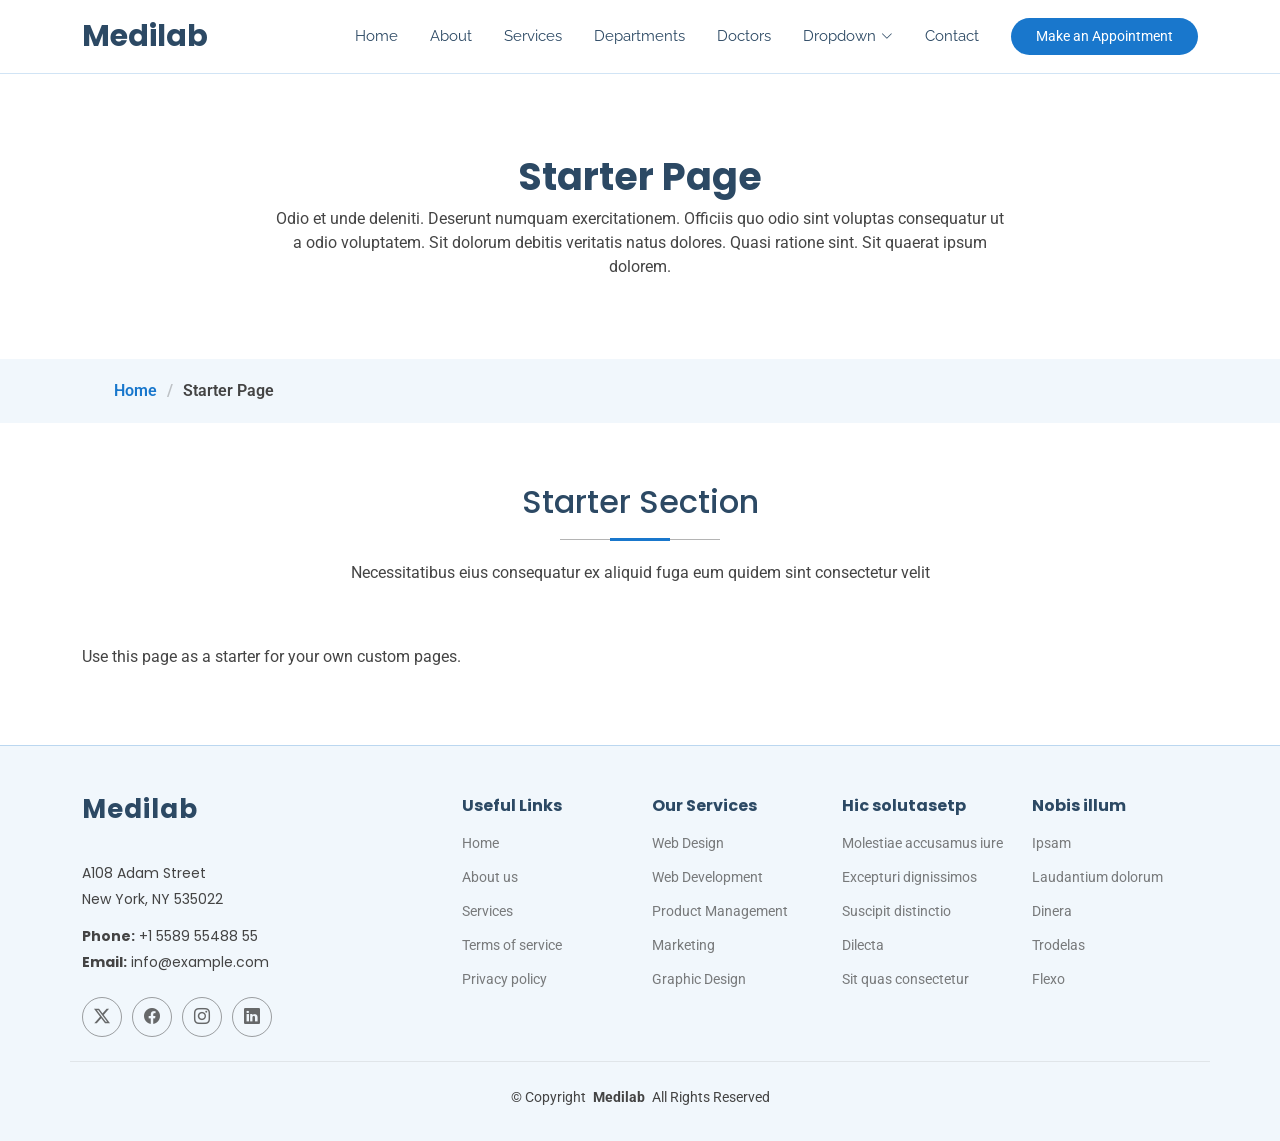
<file: starter-page.html>
<!DOCTYPE html>
<html lang="en">

<head>
  <meta charset="utf-8">
  <meta content="width=device-width, initial-scale=1.0" name="viewport">
  <title>Starter Page - Medilab </title>
  <meta name="description" content="">
  <meta name="keywords" content="">

  <!-- Favicons -->
  <!-- <link href="assets/img/favicon.png" rel="icon">
  <link href="assets/img/apple-touch-icon.png" rel="apple-touch-icon"> -->

  <!-- Fonts -->
  <link href="https://fonts.googleapis.com" rel="preconnect">
  <link href="https://fonts.gstatic.com" rel="preconnect" crossorigin>
  <link href="https://fonts.googleapis.com/css2?family=Roboto:ital,wght@0,100;0,300;0,400;0,500;0,700;0,900;1,100;1,300;1,400;1,500;1,700;1,900&family=Poppins:ital,wght@0,100;0,200;0,300;0,400;0,500;0,600;0,700;0,800;0,900;1,100;1,200;1,300;1,400;1,500;1,600;1,700;1,800;1,900&family=Raleway:ital,wght@0,100;0,200;0,300;0,400;0,500;0,600;0,700;0,800;0,900;1,100;1,200;1,300;1,400;1,500;1,600;1,700;1,800;1,900&display=swap" rel="stylesheet">

  <!-- Vendor CSS Files -->
  <link href="assets/vendor/bootstrap/css/bootstrap.min.css" rel="stylesheet">
  <link href="assets/vendor/bootstrap-icons/bootstrap-icons.css" rel="stylesheet">
  <link href="assets/vendor/aos/aos.css" rel="stylesheet">
  <link href="assets/vendor/fontawesome-free/css/all.min.css" rel="stylesheet">
  <link href="assets/vendor/glightbox/css/glightbox.min.css" rel="stylesheet">
  <link href="assets/vendor/swiper/swiper-bundle.min.css" rel="stylesheet">

  <!-- Main CSS File -->
  <link href="assets/css/main.css" rel="stylesheet">

 
</head>

<body class="starter-page-page">

  <header id="header" class="header sticky-top">

    <!-- <div class="topbar d-flex align-items-center">
      <div class="container d-flex justify-content-center justify-content-md-between">
        <div class="contact-info d-flex align-items-center">
          <i class="bi bi-envelope d-flex align-items-center"><a href="mailto:contact@example.com">contact@example.com</a></i>
          <i class="bi bi-phone d-flex align-items-center ms-4"><span>+1 5589 55488 55</span></i>
        </div>
        <div class="social-links d-none d-md-flex align-items-center">
          <a href="#" class="twitter"><i class="bi bi-twitter-x"></i></a>
          <a href="#" class="facebook"><i class="bi bi-facebook"></i></a>
          <a href="#" class="instagram"><i class="bi bi-instagram"></i></a>
          <a href="#" class="linkedin"><i class="bi bi-linkedin"></i></a>
        </div>
      </div>
    </div> -->
    <!-- End Top Bar -->

    <div class="branding d-flex align-items-center">

      <div class="container position-relative d-flex align-items-center justify-content-between">
        <a href="index.html" class="logo d-flex align-items-center me-auto">
          <!-- Uncomment the line below if you also wish to use an image logo -->
          <!-- <img src="assets/img/logo.png" alt=""> -->
          <h1 class="sitename">Medilab</h1>
        </a>

        <nav id="navmenu" class="navmenu">
          <ul>
            <li><a href="#hero">Home<br></a></li>
            <li><a href="#about">About</a></li>
            <li><a href="#services">Services</a></li>
            <li><a href="#departments">Departments</a></li>
            <li><a href="#doctors">Doctors</a></li>
            <li class="dropdown"><a href="#"><span>Dropdown</span> <i class="bi bi-chevron-down toggle-dropdown"></i></a>
              <ul>
                <li><a href="#">Dropdown 1</a></li>
                <li class="dropdown"><a href="#"><span>Deep Dropdown</span> <i class="bi bi-chevron-down toggle-dropdown"></i></a>
                  <ul>
                    <li><a href="#">Deep Dropdown 1</a></li>
                    <li><a href="#">Deep Dropdown 2</a></li>
                    <li><a href="#">Deep Dropdown 3</a></li>
                    <li><a href="#">Deep Dropdown 4</a></li>
                    <li><a href="#">Deep Dropdown 5</a></li>
                  </ul>
                </li>
                <li><a href="#">Dropdown 2</a></li>
                <li><a href="#">Dropdown 3</a></li>
                <li><a href="#">Dropdown 4</a></li>
              </ul>
            </li>
            <li><a href="#contact">Contact</a></li>
          </ul>
          <i class="mobile-nav-toggle d-xl-none bi bi-list"></i>
        </nav>

        <a class="cta-btn d-none d-sm-block" href="#appointment">Make an Appointment</a>

      </div>

    </div>

  </header>

  <main class="main">

    <!-- Page Title -->
    <div class="page-title" data-aos="fade">
      <div class="heading">
        <div class="container">
          <div class="row d-flex justify-content-center text-center">
            <div class="col-lg-8">
              <h1>Starter Page</h1>
              <p class="mb-0">Odio et unde deleniti. Deserunt numquam exercitationem. Officiis quo odio sint voluptas consequatur ut a odio voluptatem. Sit dolorum debitis veritatis natus dolores. Quasi ratione sint. Sit quaerat ipsum dolorem.</p>
            </div>
          </div>
        </div>
      </div>
      <nav class="breadcrumbs">
        <div class="container">
          <ol>
            <li><a href="index.html">Home</a></li>
            <li class="current">Starter Page</li>
          </ol>
        </div>
      </nav>
    </div><!-- End Page Title -->

    <!-- Starter Section Section -->
    <section id="starter-section" class="starter-section section">

      <!-- Section Title -->
      <div class="container section-title" data-aos="fade-up">
        <h2>Starter Section</h2>
        <p>Necessitatibus eius consequatur ex aliquid fuga eum quidem sint consectetur velit</p>
      </div><!-- End Section Title -->

      <div class="container" data-aos="fade-up">
        <p>Use this page as a starter for your own custom pages.</p>
      </div>

    </section><!-- /Starter Section Section -->

  </main>

  <footer id="footer" class="footer light-background">

    <div class="container footer-top">
      <div class="row gy-4">
        <div class="col-lg-4 col-md-6 footer-about">
          <a href="index.html" class="logo d-flex align-items-center">
            <span class="sitename">Medilab</span>
          </a>
          <div class="footer-contact pt-3">
            <p>A108 Adam Street</p>
            <p>New York, NY 535022</p>
            <p class="mt-3"><strong>Phone:</strong> <span>+1 5589 55488 55</span></p>
            <p><strong>Email:</strong> <span>info@example.com</span></p>
          </div>
          <div class="social-links d-flex mt-4">
            <a href=""><i class="bi bi-twitter-x"></i></a>
            <a href=""><i class="bi bi-facebook"></i></a>
            <a href=""><i class="bi bi-instagram"></i></a>
            <a href=""><i class="bi bi-linkedin"></i></a>
          </div>
        </div>

        <div class="col-lg-2 col-md-3 footer-links">
          <h4>Useful Links</h4>
          <ul>
            <li><a href="#">Home</a></li>
            <li><a href="#">About us</a></li>
            <li><a href="#">Services</a></li>
            <li><a href="#">Terms of service</a></li>
            <li><a href="#">Privacy policy</a></li>
          </ul>
        </div>

        <div class="col-lg-2 col-md-3 footer-links">
          <h4>Our Services</h4>
          <ul>
            <li><a href="#">Web Design</a></li>
            <li><a href="#">Web Development</a></li>
            <li><a href="#">Product Management</a></li>
            <li><a href="#">Marketing</a></li>
            <li><a href="#">Graphic Design</a></li>
          </ul>
        </div>

        <div class="col-lg-2 col-md-3 footer-links">
          <h4>Hic solutasetp</h4>
          <ul>
            <li><a href="#">Molestiae accusamus iure</a></li>
            <li><a href="#">Excepturi dignissimos</a></li>
            <li><a href="#">Suscipit distinctio</a></li>
            <li><a href="#">Dilecta</a></li>
            <li><a href="#">Sit quas consectetur</a></li>
          </ul>
        </div>

        <div class="col-lg-2 col-md-3 footer-links">
          <h4>Nobis illum</h4>
          <ul>
            <li><a href="#">Ipsam</a></li>
            <li><a href="#">Laudantium dolorum</a></li>
            <li><a href="#">Dinera</a></li>
            <li><a href="#">Trodelas</a></li>
            <li><a href="#">Flexo</a></li>
          </ul>
        </div>

      </div>
    </div>

    <div class="container copyright text-center mt-4">
      <p>© <span>Copyright</span> <strong class="px-1 sitename">Medilab</strong> <span>All Rights Reserved</span></p>
      <div class="credits">
        <!-- All the links in the footer should remain intact. -->
        <!-- You can delete the links only if you've purchased the pro version. -->
        <!-- Licensing information: https://bootstrapmade.com/license/ -->
        <!-- Purchase the pro version with working PHP/AJAX contact form: [buy-url] -->
        <!-- Designed by <a href="https://bootstrapmade.com/">BootstrapMade</a> -->
      </div>
    </div>

  </footer>

  <!-- Scroll Top -->
  <a href="#" id="scroll-top" class="scroll-top d-flex align-items-center justify-content-center"><i class="bi bi-arrow-up-short"></i></a>

  <!-- Preloader -->
  <div id="preloader"></div>

  <!-- Vendor JS Files -->
  <script src="assets/vendor/bootstrap/js/bootstrap.bundle.min.js"></script>
  <script src="assets/vendor/php-email-form/validate.js"></script>
  <script src="assets/vendor/aos/aos.js"></script>
  <script src="assets/vendor/glightbox/js/glightbox.min.js"></script>
  <script src="assets/vendor/purecounter/purecounter_vanilla.js"></script>
  <script src="assets/vendor/swiper/swiper-bundle.min.js"></script>

  <!-- Main JS File -->
  <script src="assets/js/main.js"></script>

</body>

</html>
</file>
<file: assets/css/main.css>
/* Fonts */
:root {
  --default-font: "Roboto",  system-ui, -apple-system, "Segoe UI", Roboto, "Helvetica Neue", Arial, "Noto Sans", "Liberation Sans", sans-serif, "Apple Color Emoji", "Segoe UI Emoji", "Segoe UI Symbol", "Noto Color Emoji";
  --heading-font: "Poppins",  sans-serif;
  --nav-font: "Raleway",  sans-serif;
}

/* Global Colors - The following color variables are used throughout the website. Updating them here will change the color scheme of the entire website */
:root { 
  --background-color: #ffffff; /* Background color for the entire website, including individual sections */
  --default-color: #444444; /* Default color used for the majority of the text content across the entire website */
  --heading-color: #2c4964; /* Color for headings, subheadings and title throughout the website */
  --accent-color: #1977cc; /* Accent color that represents your brand on the website. It's used for buttons, links, and other elements that need to stand out */
  --surface-color: #ffffff; /* The surface color is used as a background of boxed elements within sections, such as cards, icon boxes, or other elements that require a visual separation from the global background. */
  --contrast-color: #ffffff; /* Contrast color for text, ensuring readability against backgrounds of accent, heading, or default colors. */
}

/* Nav Menu Colors - The following color variables are used specifically for the navigation menu. They are separate from the global colors to allow for more customization options */
:root {
  --nav-color: #2c4964;  /* The default color of the main navmenu links */
  --nav-hover-color: #1977cc; /* Applied to main navmenu links when they are hovered over or active */
  --nav-mobile-background-color: #ffffff; /* Used as the background color for mobile navigation menu */
  --nav-dropdown-background-color: #ffffff; /* Used as the background color for dropdown items that appear when hovering over primary navigation items */
  --nav-dropdown-color: #2c4964; /* Used for navigation links of the dropdown items in the navigation menu. */
  --nav-dropdown-hover-color: #1977cc; /* Similar to --nav-hover-color, this color is applied to dropdown navigation links when they are hovered over. */
}

/* Color Presets - These classes override global colors when applied to any section or element, providing reuse of the sam color scheme. */

.light-background {
  --background-color: #f1f7fc;
  --surface-color: #ffffff;
}

.dark-background {
  --background-color: #060606;
  --default-color: #ffffff;
  --heading-color: #ffffff;
  --surface-color: #252525;
  --contrast-color: #ffffff;
}

/* Smooth scroll */
:root {
  scroll-behavior: smooth;
}

/*--------------------------------------------------------------
# General Styling & Shared Classes
--------------------------------------------------------------*/
body {
  color: var(--default-color);
  background-color: var(--background-color);
  font-family: var(--default-font);
}

a {
  color: var(--accent-color);
  text-decoration: none;
  transition: 0.3s;
}

a:hover {
  color: color-mix(in srgb, var(--accent-color), transparent 25%);
  text-decoration: none;
}

h1,
h2,
h3,
h4,
h5,
h6 {
  color: var(--heading-color);
  font-family: var(--heading-font);
}

/* Pulsating Play Button
------------------------------*/
.pulsating-play-btn {
  width: 94px;
  height: 94px;
  background: radial-gradient(var(--accent-color) 50%, color-mix(in srgb, var(--accent-color), transparent 75%) 52%);
  border-radius: 50%;
  display: block;
  position: relative;
  overflow: hidden;
}

.pulsating-play-btn:before {
  content: "";
  position: absolute;
  width: 120px;
  height: 120px;
  animation-delay: 0s;
  animation: pulsate-play-btn 2s;
  animation-direction: forwards;
  animation-iteration-count: infinite;
  animation-timing-function: steps;
  opacity: 1;
  border-radius: 50%;
  border: 5px solid color-mix(in srgb, var(--accent-color), transparent 30%);
  top: -15%;
  left: -15%;
  background: rgba(198, 16, 0, 0);
}

.pulsating-play-btn:after {
  content: "";
  position: absolute;
  left: 50%;
  top: 50%;
  transform: translateX(-40%) translateY(-50%);
  width: 0;
  height: 0;
  border-top: 10px solid transparent;
  border-bottom: 10px solid transparent;
  border-left: 15px solid #fff;
  z-index: 100;
  transition: all 400ms cubic-bezier(0.55, 0.055, 0.675, 0.19);
}

.pulsating-play-btn:hover:before {
  content: "";
  position: absolute;
  left: 50%;
  top: 50%;
  transform: translateX(-40%) translateY(-50%);
  width: 0;
  height: 0;
  border: none;
  border-top: 10px solid transparent;
  border-bottom: 10px solid transparent;
  border-left: 15px solid #fff;
  z-index: 200;
  animation: none;
  border-radius: 0;
}

.pulsating-play-btn:hover:after {
  border-left: 15px solid var(--accent-color);
  transform: scale(20);
}

@keyframes pulsate-play-btn {
  0% {
    transform: scale(0.6, 0.6);
    opacity: 1;
  }

  100% {
    transform: scale(1, 1);
    opacity: 0;
  }
}

/* PHP Email Form Messages
------------------------------*/
.php-email-form .error-message {
  display: none;
  background: #df1529;
  color: #ffffff;
  text-align: left;
  padding: 15px;
  margin-bottom: 24px;
  font-weight: 600;
}

.php-email-form .sent-message {
  display: none;
  color: #ffffff;
  background: #059652;
  text-align: center;
  padding: 15px;
  margin-bottom: 24px;
  font-weight: 600;
}

.php-email-form .loading {
  display: none;
  background: var(--surface-color);
  text-align: center;
  padding: 15px;
  margin-bottom: 24px;
}

.php-email-form .loading:before {
  content: "";
  display: inline-block;
  border-radius: 50%;
  width: 24px;
  height: 24px;
  margin: 0 10px -6px 0;
  border: 3px solid var(--accent-color);
  border-top-color: var(--surface-color);
  animation: php-email-form-loading 1s linear infinite;
}

@keyframes php-email-form-loading {
  0% {
    transform: rotate(0deg);
  }

  100% {
    transform: rotate(360deg);
  }
}

/*--------------------------------------------------------------
# Global Header
--------------------------------------------------------------*/
.header {
  color: var(--default-color);
  transition: all 0.5s;
  z-index: 997;
  background-color: var(--background-color);
}

.header .topbar {
  background-color: var(--accent-color);
  height: 40px;
  padding: 0;
  font-size: 14px;
  transition: all 0.5s;
}

.header .topbar .contact-info i {
  font-style: normal;
  color: var(--contrast-color);
}

.header .topbar .contact-info i a,
.header .topbar .contact-info i span {
  padding-left: 5px;
  color: var(--contrast-color);
}

@media (max-width: 575px) {

  .header .topbar .contact-info i a,
  .header .topbar .contact-info i span {
    font-size: 13px;
  }
}

.header .topbar .contact-info i a {
  line-height: 0;
  transition: 0.3s;
}

.header .topbar .contact-info i a:hover {
  color: var(--contrast-color);
  text-decoration: underline;
}

.header .topbar .social-links a {
  color: color-mix(in srgb, var(--contrast-color), transparent 40%);
  line-height: 0;
  transition: 0.3s;
  margin-left: 20px;
}

.header .topbar .social-links a:hover {
  color: var(--contrast-color);
}

.header .branding {
  min-height: 60px;
  padding: 10px 0;
}

.header .logo {
  line-height: 1;
}

.header .logo img {
  max-height: 36px;
  margin-right: 8px;
}

.header .logo h1 {
  font-size: 30px;
  margin: 0;
  font-weight: 700;
  color: var(--heading-color);
}

.header .cta-btn,
.header .cta-btn:focus {
  color: var(--contrast-color);
  background: var(--accent-color);
  font-size: 14px;
  padding: 8px 25px;
  margin: 0 0 0 30px;
  border-radius: 50px;
  transition: 0.3s;
}

.header .cta-btn:hover,
.header .cta-btn:focus:hover {
  color: var(--contrast-color);
  background: color-mix(in srgb, var(--accent-color), transparent 15%);
}

@media (max-width: 1200px) {
  .header .logo {
    order: 1;
  }

  .header .cta-btn {
    order: 2;
    margin: 0 15px 0 0;
    padding: 6px 15px;
  }

  .header .navmenu {
    order: 3;
  }
}

.scrolled .header {
  box-shadow: 0px 0 18px rgba(0, 0, 0, 0.1);
}

.scrolled .header .topbar {
  height: 0;
  visibility: hidden;
  overflow: hidden;
}

/*--------------------------------------------------------------
# Navigation Menu
--------------------------------------------------------------*/
/* Desktop Navigation */
@media (min-width: 1200px) {
  .navmenu {
    padding: 0;
  }

  .navmenu ul {
    margin: 0;
    padding: 0;
    display: flex;
    list-style: none;
    align-items: center;
  }

  .navmenu li {
    position: relative;
  }

  .navmenu>ul>li {
    white-space: nowrap;
    padding: 15px 14px;
  }

  .navmenu>ul>li:last-child {
    padding-right: 0;
  }

  .navmenu a,
  .navmenu a:focus {
    color: var(--nav-color);
    font-size: 15px;
    padding: 0 2px;
    font-family: var(--nav-font);
    font-weight: 400;
    display: flex;
    align-items: center;
    justify-content: space-between;
    white-space: nowrap;
    transition: 0.3s;
    position: relative;
  }

  .navmenu a i,
  .navmenu a:focus i {
    font-size: 12px;
    line-height: 0;
    margin-left: 5px;
    transition: 0.3s;
  }

  .navmenu>ul>li>a:before {
    content: "";
    position: absolute;
    width: 100%;
    height: 2px;
    bottom: -6px;
    left: 0;
    background-color: var(--nav-hover-color);
    visibility: hidden;
    width: 0px;
    transition: all 0.3s ease-in-out 0s;
  }

  .navmenu a:hover:before,
  .navmenu li:hover>a:before,
  .navmenu .active:before {
    visibility: visible;
    width: 100%;
  }

  .navmenu li:hover>a,
  .navmenu .active,
  .navmenu .active:focus {
    color: var(--nav-hover-color);
  }

  .navmenu .dropdown ul {
    margin: 0;
    padding: 10px 0;
    background: var(--nav-dropdown-background-color);
    display: block;
    position: absolute;
    visibility: hidden;
    left: 14px;
    top: 130%;
    opacity: 0;
    transition: 0.3s;
    border-radius: 4px;
    z-index: 99;
    box-shadow: 0px 0px 30px rgba(0, 0, 0, 0.1);
  }

  .navmenu .dropdown ul li {
    min-width: 200px;
  }

  .navmenu .dropdown ul a {
    padding: 10px 20px;
    font-size: 15px;
    text-transform: none;
    color: var(--nav-dropdown-color);
  }

  .navmenu .dropdown ul a i {
    font-size: 12px;
  }

  .navmenu .dropdown ul a:hover,
  .navmenu .dropdown ul .active:hover,
  .navmenu .dropdown ul li:hover>a {
    color: var(--nav-dropdown-hover-color);
  }

  .navmenu .dropdown:hover>ul {
    opacity: 1;
    top: 100%;
    visibility: visible;
  }

  .navmenu .dropdown .dropdown ul {
    top: 0;
    left: -90%;
    visibility: hidden;
  }

  .navmenu .dropdown .dropdown:hover>ul {
    opacity: 1;
    top: 0;
    left: -100%;
    visibility: visible;
  }
}

/* Mobile Navigation */
@media (max-width: 1199px) {
  .mobile-nav-toggle {
    color: var(--nav-color);
    font-size: 28px;
    line-height: 0;
    margin-right: 10px;
    cursor: pointer;
    transition: color 0.3s;
  }

  .navmenu {
    padding: 0;
    z-index: 9997;
  }

  .navmenu ul {
    display: none;
    list-style: none;
    position: absolute;
    inset: 60px 20px 20px 20px;
    padding: 10px 0;
    margin: 0;
    border-radius: 6px;
    background-color: var(--nav-mobile-background-color);
    border: 1px solid color-mix(in srgb, var(--default-color), transparent 90%);
    box-shadow: none;
    overflow-y: auto;
    transition: 0.3s;
    z-index: 9998;
  }

  .navmenu a,
  .navmenu a:focus {
    color: var(--nav-dropdown-color);
    padding: 10px 20px;
    font-family: var(--nav-font);
    font-size: 17px;
    font-weight: 500;
    display: flex;
    align-items: center;
    justify-content: space-between;
    white-space: nowrap;
    transition: 0.3s;
  }

  .navmenu a i,
  .navmenu a:focus i {
    font-size: 12px;
    line-height: 0;
    margin-left: 5px;
    width: 30px;
    height: 30px;
    display: flex;
    align-items: center;
    justify-content: center;
    border-radius: 50%;
    transition: 0.3s;
    background-color: color-mix(in srgb, var(--accent-color), transparent 90%);
  }

  .navmenu a i:hover,
  .navmenu a:focus i:hover {
    background-color: var(--accent-color);
    color: var(--contrast-color);
  }

  .navmenu a:hover,
  .navmenu .active,
  .navmenu .active:focus {
    color: var(--nav-dropdown-hover-color);
  }

  .navmenu .active i,
  .navmenu .active:focus i {
    background-color: var(--accent-color);
    color: var(--contrast-color);
    transform: rotate(180deg);
  }

  .navmenu .dropdown ul {
    position: static;
    display: none;
    z-index: 99;
    padding: 10px 0;
    margin: 10px 20px;
    background-color: var(--nav-dropdown-background-color);
    transition: all 0.5s ease-in-out;
  }

  .navmenu .dropdown ul ul {
    background-color: rgba(33, 37, 41, 0.1);
  }

  .navmenu .dropdown>.dropdown-active {
    display: block;
    background-color: rgba(33, 37, 41, 0.03);
  }

  .mobile-nav-active {
    overflow: hidden;
  }

  .mobile-nav-active .mobile-nav-toggle {
    color: #fff;
    position: absolute;
    font-size: 32px;
    top: 15px;
    right: 15px;
    margin-right: 0;
    z-index: 9999;
  }

  .mobile-nav-active .navmenu {
    position: fixed;
    overflow: hidden;
    inset: 0;
    background: rgba(33, 37, 41, 0.8);
    transition: 0.3s;
  }

  .mobile-nav-active .navmenu>ul {
    display: block;
  }
}

/*--------------------------------------------------------------
# Global Footer
--------------------------------------------------------------*/
.footer {
  color: var(--default-color);
  background-color: var(--background-color);
  border-top: 1px solid color-mix(in srgb, var(--accent-color), transparent 75%);
  font-size: 14px;
  position: relative;
}

.footer .footer-top {
  padding-top: 50px;
}

.footer .footer-about .logo {
  line-height: 1;
  margin-bottom: 25px;
}

.footer .footer-about .logo img {
  max-height: 40px;
  margin-right: 6px;
}

.footer .footer-about .logo span {
  color: var(--heading-color);
  font-family: var(--heading-font);
  font-size: 26px;
  font-weight: 700;
  letter-spacing: 1px;
}

.footer .footer-about p {
  font-size: 14px;
  font-family: var(--heading-font);
}

.footer .social-links a {
  display: flex;
  align-items: center;
  justify-content: center;
  width: 40px;
  height: 40px;
  border-radius: 50%;
  border: 1px solid color-mix(in srgb, var(--default-color), transparent 50%);
  font-size: 16px;
  color: color-mix(in srgb, var(--default-color), transparent 20%);
  margin-right: 10px;
  transition: 0.3s;
}

.footer .social-links a:hover {
  color: var(--accent-color);
  border-color: var(--accent-color);
}

.footer h4 {
  font-size: 16px;
  font-weight: bold;
  position: relative;
  padding-bottom: 12px;
}

.footer .footer-links {
  margin-bottom: 30px;
}

.footer .footer-links ul {
  list-style: none;
  padding: 0;
  margin: 0;
}

.footer .footer-links ul i {
  padding-right: 2px;
  font-size: 12px;
  line-height: 0;
}

.footer .footer-links ul li {
  padding: 10px 0;
  display: flex;
  align-items: center;
}

.footer .footer-links ul li:first-child {
  padding-top: 0;
}

.footer .footer-links ul a {
  color: color-mix(in srgb, var(--default-color), transparent 30%);
  display: inline-block;
  line-height: 1;
}

.footer .footer-links ul a:hover {
  color: var(--accent-color);
}

.footer .footer-contact p {
  margin-bottom: 5px;
}

.footer .copyright {
  padding-top: 25px;
  padding-bottom: 25px;
  border-top: 1px solid color-mix(in srgb, var(--default-color), transparent 90%);
}

.footer .copyright p {
  margin-bottom: 0;
}

.footer .credits {
  margin-top: 8px;
  font-size: 13px;
}

/*--------------------------------------------------------------
# Preloader
--------------------------------------------------------------*/
#preloader {
  position: fixed;
  inset: 0;
  z-index: 999999;
  overflow: hidden;
  background: var(--background-color);
  transition: all 0.6s ease-out;
}

#preloader:before {
  content: "";
  position: fixed;
  top: calc(50% - 30px);
  left: calc(50% - 30px);
  border: 6px solid #ffffff;
  border-color: var(--accent-color) transparent var(--accent-color) transparent;
  border-radius: 50%;
  width: 60px;
  height: 60px;
  animation: animate-preloader 1.5s linear infinite;
}

@keyframes animate-preloader {
  0% {
    transform: rotate(0deg);
  }

  100% {
    transform: rotate(360deg);
  }
}

/*--------------------------------------------------------------
# Scroll Top Button
--------------------------------------------------------------*/
.scroll-top {
  position: fixed;
  visibility: hidden;
  opacity: 0;
  right: 15px;
  bottom: 15px;
  z-index: 99999;
  background-color: var(--accent-color);
  width: 40px;
  height: 40px;
  border-radius: 4px;
  transition: all 0.4s;
}

.scroll-top i {
  font-size: 24px;
  color: var(--contrast-color);
  line-height: 0;
}

.scroll-top:hover {
  background-color: color-mix(in srgb, var(--accent-color), transparent 20%);
  color: var(--contrast-color);
}

.scroll-top.active {
  visibility: visible;
  opacity: 1;
}

/*--------------------------------------------------------------
# Disable aos animation delay on mobile devices
--------------------------------------------------------------*/
@media screen and (max-width: 768px) {
  [data-aos-delay] {
    transition-delay: 0 !important;
  }
}

/*--------------------------------------------------------------
# Global Page Titles & Breadcrumbs
--------------------------------------------------------------*/
.page-title {
  color: var(--default-color);
  background-color: var(--background-color);
  position: relative;
}

.page-title .heading {
  padding: 80px 0;
  border-top: 1px solid color-mix(in srgb, var(--accent-color), transparent 80%);
}

.page-title .heading h1 {
  font-size: 38px;
  font-weight: 700;
}

.page-title nav {
  background-color: color-mix(in srgb, var(--accent-color), transparent 94%);
  padding: 20px 0;
}

.page-title nav ol {
  display: flex;
  flex-wrap: wrap;
  list-style: none;
  margin: 0;
  font-size: 16px;
  font-weight: 600;
}

.page-title nav ol li+li {
  padding-left: 10px;
}

.page-title nav ol li+li::before {
  content: "/";
  display: inline-block;
  padding-right: 10px;
  color: color-mix(in srgb, var(--default-color), transparent 70%);
}

/*--------------------------------------------------------------
# Global Sections
--------------------------------------------------------------*/
section,
.section {
  color: var(--default-color);
  background-color: var(--background-color);
  padding: 60px 0;
  scroll-margin-top: 72px;
  overflow: clip;
}

@media (max-width: 1199px) {

  section,
  .section {
    scroll-margin-top: 60px;
  }
}

/*--------------------------------------------------------------
# Global Section Titles
--------------------------------------------------------------*/
.section-title {
  text-align: center;
  padding-bottom: 60px;
  position: relative;
}

.section-title h2 {
  font-size: 32px;
  font-weight: 500;
  margin-bottom: 20px;
  padding-bottom: 20px;
  position: relative;
}

.section-title h2:before {
  content: "";
  position: absolute;
  display: block;
  width: 160px;
  height: 1px;
  background: color-mix(in srgb, var(--default-color), transparent 60%);
  left: 0;
  right: 0;
  bottom: 1px;
  margin: auto;
}

.section-title h2::after {
  content: "";
  position: absolute;
  display: block;
  width: 60px;
  height: 3px;
  background: var(--accent-color);
  left: 0;
  right: 0;
  bottom: 0;
  margin: auto;
}

.section-title p {
  margin-bottom: 0;
}

/*--------------------------------------------------------------
# Hero Section
--------------------------------------------------------------*/
.hero {
  width: 100%;
  min-height: calc(100vh - 112px);
  padding: 80px 0;
  display: flex;
  align-items: center;
  justify-content: center;
  position: relative;
  overflow: hidden;
}

.hero img {
  position: absolute;
  inset: 0;
  display: block;
  width: 100%;
  height: 100%;
  object-fit: cover;
  z-index: 1;
}

.hero .container {
  z-index: 3;
}

.hero .welcome h2 {
  margin: 0;
  font-size: 48px;
  font-weight: 700;
}

.hero .welcome p {
  font-size: 24px;
  margin: 0;
}

.hero .content {
  margin-top: 40px;
}

.hero .content .why-box {
  color: var(--contrast-color);
  background: var(--accent-color);
  padding: 30px;
  border-radius: 4px;
}

.hero .content .why-box h3 {
  color: var(--contrast-color);
  font-weight: 700;
  font-size: 34px;
  margin-bottom: 30px;
}

.hero .content .why-box p {
  margin-bottom: 30px;
}

.hero .content .why-box .more-btn {
  color: var(--contrast-color);
  background: color-mix(in srgb, var(--contrast-color), transparent 80%);
  display: inline-block;
  padding: 6px 30px 8px 30px;
  border-radius: 50px;
  transition: all ease-in-out 0.4s;
}

.hero .content .why-box .more-btn i {
  font-size: 14px;
}

.hero .content .why-box .more-btn:hover {
  background: var(--surface-color);
  color: var(--accent-color);
}

.hero .content .icon-box {
  text-align: center;
  border-radius: 10px;
  background: color-mix(in srgb, var(--surface-color), transparent 20%);
  box-shadow: 0px 2px 15px rgba(0, 0, 0, 0.1);
  padding: 40px 30px;
  width: 100%;
}

.hero .content .icon-box i {
  font-size: 40px;
  color: var(--accent-color);
}

.hero .content .icon-box h4 {
  font-size: 20px;
  font-weight: 700;
  margin: 10px 0 20px 0;
}

.hero .content .icon-box p {
  font-size: 15px;
  color: color-mix(in srgb, var(--default-color), transparent 30%);
}

/*--------------------------------------------------------------
# About Section
--------------------------------------------------------------*/
.about .content h3 {
  font-size: 2rem;
  font-weight: 700;
}

.about .content ul {
  list-style: none;
  padding: 0;
}

.about .content ul li {
  display: flex;
  align-items: flex-start;
  margin-top: 40px;
}

.about .content ul i {
  flex-shrink: 0;
  font-size: 48px;
  color: var(--accent-color);
  margin-right: 20px;
}

.about .content ul h5 {
  font-size: 18px;
  font-weight: 700;
}

.about .content ul p {
  font-size: 15px;
}

.about .content p:last-child {
  margin-bottom: 0;
}

.about .pulsating-play-btn {
  position: absolute;
  left: calc(50% - 47px);
  top: calc(50% - 47px);
}

/*--------------------------------------------------------------
# Stats Section
--------------------------------------------------------------*/
.stats i {
  color: var(--contrast-color);
  background-color: var(--accent-color);
  box-shadow: 0px 2px 25px rgba(0, 0, 0, 0.1);
  width: 54px;
  height: 54px;
  font-size: 24px;
  border-radius: 50px;
  border: 2px solid var(--background-color);
  display: inline-flex;
  align-items: center;
  justify-content: center;
  position: relative;
  z-index: 1;
}

.stats .stats-item {
  background-color: var(--surface-color);
  margin-top: -27px;
  padding: 30px 30px 25px 30px;
  width: 100%;
  position: relative;
  text-align: center;
  box-shadow: 0px 2px 35px rgba(0, 0, 0, 0.1);
  border-radius: 4px;
  z-index: 0;
}

.stats .stats-item span {
  font-size: 32px;
  display: block;
  margin: 10px 0;
  font-weight: 700;
  color: var(--heading-color);
}

.stats .stats-item p {
  padding: 0;
  margin: 0;
  font-family: var(--heading-font);
  font-size: 16px;
}

/*--------------------------------------------------------------
# Services Section
--------------------------------------------------------------*/
.services .service-item {
  background-color: var(--surface-color);
  text-align: center;
  border: 1px solid color-mix(in srgb, var(--default-color), transparent 85%);
  padding: 80px 20px;
  transition: all ease-in-out 0.3s;
  height: 100%;
}

.services .service-item .icon {
  margin: 0 auto;
  width: 64px;
  height: 64px;
  background: var(--accent-color);
  border-radius: 4px;
  display: flex;
  align-items: center;
  justify-content: center;
  margin-bottom: 20px;
  transition: 0.3s;
  transform-style: preserve-3d;
}

.services .service-item .icon i {
  color: var(--contrast-color);
  font-size: 28px;
  transition: ease-in-out 0.3s;
}

.services .service-item .icon::before {
  position: absolute;
  content: "";
  left: -8px;
  top: -8px;
  height: 100%;
  width: 100%;
  background: color-mix(in srgb, var(--accent-color), transparent 80%);
  border-radius: 5px;
  transition: all 0.3s ease-out 0s;
  transform: translateZ(-1px);
}

.services .service-item h3 {
  font-weight: 700;
  margin: 10px 0 15px 0;
  font-size: 22px;
}

.services .service-item p {
  line-height: 24px;
  font-size: 14px;
  margin-bottom: 0;
}

.services .service-item:hover {
  background: var(--accent-color);
  border-color: var(--accent-color);
}

.services .service-item:hover .icon {
  background: var(--surface-color);
}

.services .service-item:hover .icon i {
  color: var(--accent-color);
}

.services .service-item:hover .icon::before {
  background: color-mix(in srgb, var(--background-color), transparent 70%);
}

.services .service-item:hover h3,
.services .service-item:hover p {
  color: var(--contrast-color);
}

/*--------------------------------------------------------------
# Appointment Section
--------------------------------------------------------------*/
.appointment .php-email-form {
  width: 100%;
}

.appointment .php-email-form .form-group {
  padding-bottom: 8px;
}

.appointment .php-email-form input,
.appointment .php-email-form textarea,
.appointment .php-email-form select {
  color: var(--default-color);
  background-color: transparent;
  border-color: color-mix(in srgb, var(--default-color), transparent 80%);
  border-radius: 0;
  box-shadow: none;
  font-size: 14px;
  padding: 10px !important;
}

.appointment .php-email-form input:focus,
.appointment .php-email-form textarea:focus,
.appointment .php-email-form select:focus {
  border-color: var(--accent-color);
}

.appointment .php-email-form input::placeholder,
.appointment .php-email-form textarea::placeholder,
.appointment .php-email-form select::placeholder {
  color: color-mix(in srgb, var(--default-color), transparent 70%);
}

.appointment .php-email-form input,
.appointment .php-email-form select {
  height: 44px;
}

.appointment .php-email-form textarea {
  padding: 10px 12px;
}

.appointment .php-email-form button[type=submit] {
  background: var(--accent-color);
  border: 0;
  padding: 10px 35px;
  color: #fff;
  transition: 0.4s;
  border-radius: 50px;
}

.appointment .php-email-form button[type=submit]:hover {
  background: color-mix(in srgb, var(--accent-color) 90%, white 15%);
}

/*--------------------------------------------------------------
# Departments Section
--------------------------------------------------------------*/
.departments {
  overflow: hidden;
}

.departments .nav-tabs {
  border: 0;
}

.departments .nav-link {
  border: 0;
  padding: 12px 15px 12px 0;
  transition: 0.3s;
  color: var(--default-color);
  border-radius: 0;
  border-right: 2px solid color-mix(in srgb, var(--default-color), transparent 90%);
  font-weight: 600;
  font-size: 15px;
}

.departments .nav-link:hover {
  color: var(--accent-color);
}

.departments .nav-link.active {
  color: var(--accent-color);
  border-color: var(--accent-color);
  background-color: var(--background-color);
}

.departments .tab-pane.active {
  animation: fadeIn 0.5s ease-out;
}

.departments .details h3 {
  font-size: 26px;
  font-weight: 600;
  margin-bottom: 20px;
}

.departments .details p {
  color: color-mix(in srgb, var(--default-color), transparent 20%);
}

.departments .details p:last-child {
  margin-bottom: 0;
}

@media (max-width: 992px) {
  .departments .nav-link {
    border: 0;
    padding: 15px;
  }

  .departments .nav-link.active {
    color: var(--accent-color);
    background: var(--accent-color);
  }
}

/*--------------------------------------------------------------
# Doctors Section
--------------------------------------------------------------*/
.doctors .team-member {
  background-color: var(--surface-color);
  box-shadow: 0px 2px 15px rgba(0, 0, 0, 0.1);
  position: relative;
  border-radius: 5px;
  transition: 0.5s;
  padding: 30px;
  height: 100%;
}

@media (max-width: 468px) {
  .doctors .team-member {
    flex-direction: column;
    justify-content: center !important;
    align-items: center !important;
  }
}

.doctors .team-member .pic {
  overflow: hidden;
  width: 150px;
  border-radius: 50%;
  flex-shrink: 0;
}

.doctors .team-member .pic img {
  transition: ease-in-out 0.3s;
}

.doctors .team-member:hover {
  transform: translateY(-10px);
}

.doctors .team-member .member-info {
  padding-left: 30px;
}

@media (max-width: 468px) {
  .doctors .team-member .member-info {
    padding: 30px 0 0 0;
    text-align: center;
  }
}

.doctors .team-member h4 {
  font-weight: 700;
  margin-bottom: 5px;
  font-size: 20px;
}

.doctors .team-member span {
  display: block;
  font-size: 15px;
  padding-bottom: 10px;
  position: relative;
  font-weight: 500;
}

.doctors .team-member span::after {
  content: "";
  position: absolute;
  display: block;
  width: 50px;
  height: 1px;
  background: color-mix(in srgb, var(--default-color), transparent 85%);
  bottom: 0;
  left: 0;
}

@media (max-width: 468px) {
  .doctors .team-member span::after {
    left: calc(50% - 25px);
  }
}

.doctors .team-member p {
  margin: 10px 0 0 0;
  font-size: 14px;
}

.doctors .team-member .social {
  margin-top: 12px;
  display: flex;
  align-items: center;
  justify-content: start;
  width: 100%;
}

@media (max-width: 468px) {
  .doctors .team-member .social {
    justify-content: center;
  }
}

.doctors .team-member .social a {
  background: color-mix(in srgb, var(--default-color), transparent 94%);
  transition: ease-in-out 0.3s;
  display: flex;
  align-items: center;
  justify-content: center;
  border-radius: 50px;
  width: 36px;
  height: 36px;
}

.doctors .team-member .social a i {
  color: color-mix(in srgb, var(--default-color), transparent 20%);
  font-size: 16px;
  margin: 0 2px;
}

.doctors .team-member .social a:hover {
  background: var(--accent-color);
}

.doctors .team-member .social a:hover i {
  color: var(--contrast-color);
}

.doctors .team-member .social a+a {
  margin-left: 8px;
}

/*--------------------------------------------------------------
# Faq Section
--------------------------------------------------------------*/
.faq .faq-container .faq-item {
  background-color: var(--surface-color);
  position: relative;
  padding: 20px;
  margin-bottom: 15px;
  border: 1px solid color-mix(in srgb, var(--accent-color), transparent 75%);
  border-radius: 5px;
  overflow: hidden;
}

.faq .faq-container .faq-item:last-child {
  margin-bottom: 0;
}

.faq .faq-container .faq-item h3 {
  font-weight: 500;
  font-size: 18px;
  line-height: 24px;
  margin: 0 30px 0 0;
  transition: 0.3s;
  cursor: pointer;
  display: flex;
  align-items: center;
}

.faq .faq-container .faq-item h3 .num {
  color: var(--accent-color);
  padding-right: 5px;
}

.faq .faq-container .faq-item h3:hover {
  color: var(--accent-color);
}

.faq .faq-container .faq-item .faq-content {
  display: grid;
  grid-template-rows: 0fr;
  transition: 0.3s ease-in-out;
  visibility: hidden;
  opacity: 0;
}

.faq .faq-container .faq-item .faq-content p {
  margin-bottom: 0;
  overflow: hidden;
}

.faq .faq-container .faq-item .faq-toggle {
  position: absolute;
  top: 20px;
  right: 20px;
  font-size: 16px;
  line-height: 0;
  transition: 0.3s;
  cursor: pointer;
}

.faq .faq-container .faq-item .faq-toggle:hover {
  color: var(--accent-color);
}

.faq .faq-container .faq-active {
  background-color: var(--accent-color);
  border-color: var(--accent-color);
  color: var(--contrast-color);
}

.faq .faq-container .faq-active h3,
.faq .faq-container .faq-active h3:hover {
  color: var(--contrast-color);
}

.faq .faq-container .faq-active .faq-content {
  grid-template-rows: 1fr;
  visibility: visible;
  opacity: 1;
  padding-top: 10px;
}

.faq .faq-container .faq-active .faq-toggle {
  transform: rotate(90deg);
  color: var(--accent-color);
}

/*--------------------------------------------------------------
# Testimonials Section
--------------------------------------------------------------*/
.testimonials .info h3 {
  font-weight: 700;
  font-size: 32px;
}

.testimonials .swiper {
  box-shadow: 0 15px 30px 0 rgba(0, 0, 0, 0.05);
  background-color: var(--surface-color);
}

.testimonials .testimonials-carousel,
.testimonials .testimonials-slider {
  overflow: hidden;
}

.testimonials .testimonial-item {
  box-sizing: content-box;
  min-height: 200px;
  position: relative;
  margin: 30px;
}

.testimonials .testimonial-item .testimonial-img {
  width: 90px;
  height: 90px;
  border-radius: 50px;
  border: 6px solid var(--background-color);
  margin-right: 10px;
}

.testimonials .testimonial-item h3 {
  font-size: 18px;
  font-weight: bold;
  margin: 10px 0 5px 0;
}

.testimonials .testimonial-item h4 {
  color: color-mix(in srgb, var(--default-color), transparent 50%);
  font-size: 14px;
  margin: 0;
}

.testimonials .testimonial-item .stars {
  margin: 10px 0;
}

.testimonials .testimonial-item .stars i {
  color: #ffc107;
  margin: 0 1px;
}

.testimonials .testimonial-item .quote-icon-left,
.testimonials .testimonial-item .quote-icon-right {
  color: color-mix(in srgb, var(--accent-color), transparent 60%);
  font-size: 26px;
  line-height: 0;
}

.testimonials .testimonial-item .quote-icon-left {
  display: inline-block;
  left: -5px;
  position: relative;
}

.testimonials .testimonial-item .quote-icon-right {
  display: inline-block;
  right: -5px;
  position: relative;
  top: 10px;
  transform: scale(-1, -1);
}

.testimonials .testimonial-item p {
  font-style: italic;
  margin: 15px auto 15px auto;
}

.testimonials .swiper-wrapper {
  height: auto;
}

.testimonials .swiper-pagination {
  margin-top: 20px;
  margin-bottom: 20px;
  position: relative;
}

.testimonials .swiper-pagination .swiper-pagination-bullet {
  width: 10px;
  height: 10px;
  background-color: color-mix(in srgb, var(--default-color), transparent 85%);
  opacity: 1;
  border: none;
}

.testimonials .swiper-pagination .swiper-pagination-bullet-active {
  background-color: var(--accent-color);
}

@media (max-width: 767px) {

  .testimonials .testimonials-carousel,
  .testimonials .testimonials-slider {
    overflow: hidden;
  }

  .testimonials .testimonial-item {
    margin: 15px;
  }
}

/*--------------------------------------------------------------
# Gallery Section
--------------------------------------------------------------*/
.gallery .gallery-item {
  overflow: hidden;
  border-right: 3px solid var(--background-color);
  border-bottom: 3px solid var(--background-color);
}

.gallery .gallery-item img {
  transition: all ease-in-out 0.4s;
}

.gallery .gallery-item:hover img {
  transform: scale(1.1);
}

/*--------------------------------------------------------------
# Contact Section
--------------------------------------------------------------*/
.contact .info-item+.info-item {
  margin-top: 40px;
}

.contact .info-item i {
  color: var(--contrast-color);
  background: var(--accent-color);
  font-size: 20px;
  width: 44px;
  height: 44px;
  display: flex;
  justify-content: center;
  align-items: center;
  border-radius: 50px;
  transition: all 0.3s ease-in-out;
  margin-right: 15px;
}

.contact .info-item h3 {
  padding: 0;
  font-size: 18px;
  font-weight: 700;
  margin-bottom: 5px;
}

.contact .info-item p {
  padding: 0;
  margin-bottom: 0;
  font-size: 14px;
}

.contact .php-email-form {
  height: 100%;
}

.contact .php-email-form input[type=text],
.contact .php-email-form input[type=email],
.contact .php-email-form textarea {
  font-size: 14px;
  padding: 10px 15px;
  box-shadow: none;
  border-radius: 0;
  color: var(--default-color);
  background-color: color-mix(in srgb, var(--background-color), transparent 50%);
  border-color: color-mix(in srgb, var(--default-color), transparent 80%);
}

.contact .php-email-form input[type=text]:focus,
.contact .php-email-form input[type=email]:focus,
.contact .php-email-form textarea:focus {
  border-color: var(--accent-color);
}

.contact .php-email-form input[type=text]::placeholder,
.contact .php-email-form input[type=email]::placeholder,
.contact .php-email-form textarea::placeholder {
  color: color-mix(in srgb, var(--default-color), transparent 70%);
}

.contact .php-email-form button[type=submit] {
  color: var(--contrast-color);
  background: var(--accent-color);
  border: 0;
  padding: 10px 36px;
  transition: 0.4s;
  border-radius: 50px;
  
}

.contact .php-email-form button[type=submit]:hover {
  background: color-mix(in srgb, var(--accent-color), transparent 20%);
}

/*--------------------------------------------------------------
# Starter Section Section
--------------------------------------------------------------*/
.starter-section {
  /* Add your styles here */
}
</file>
